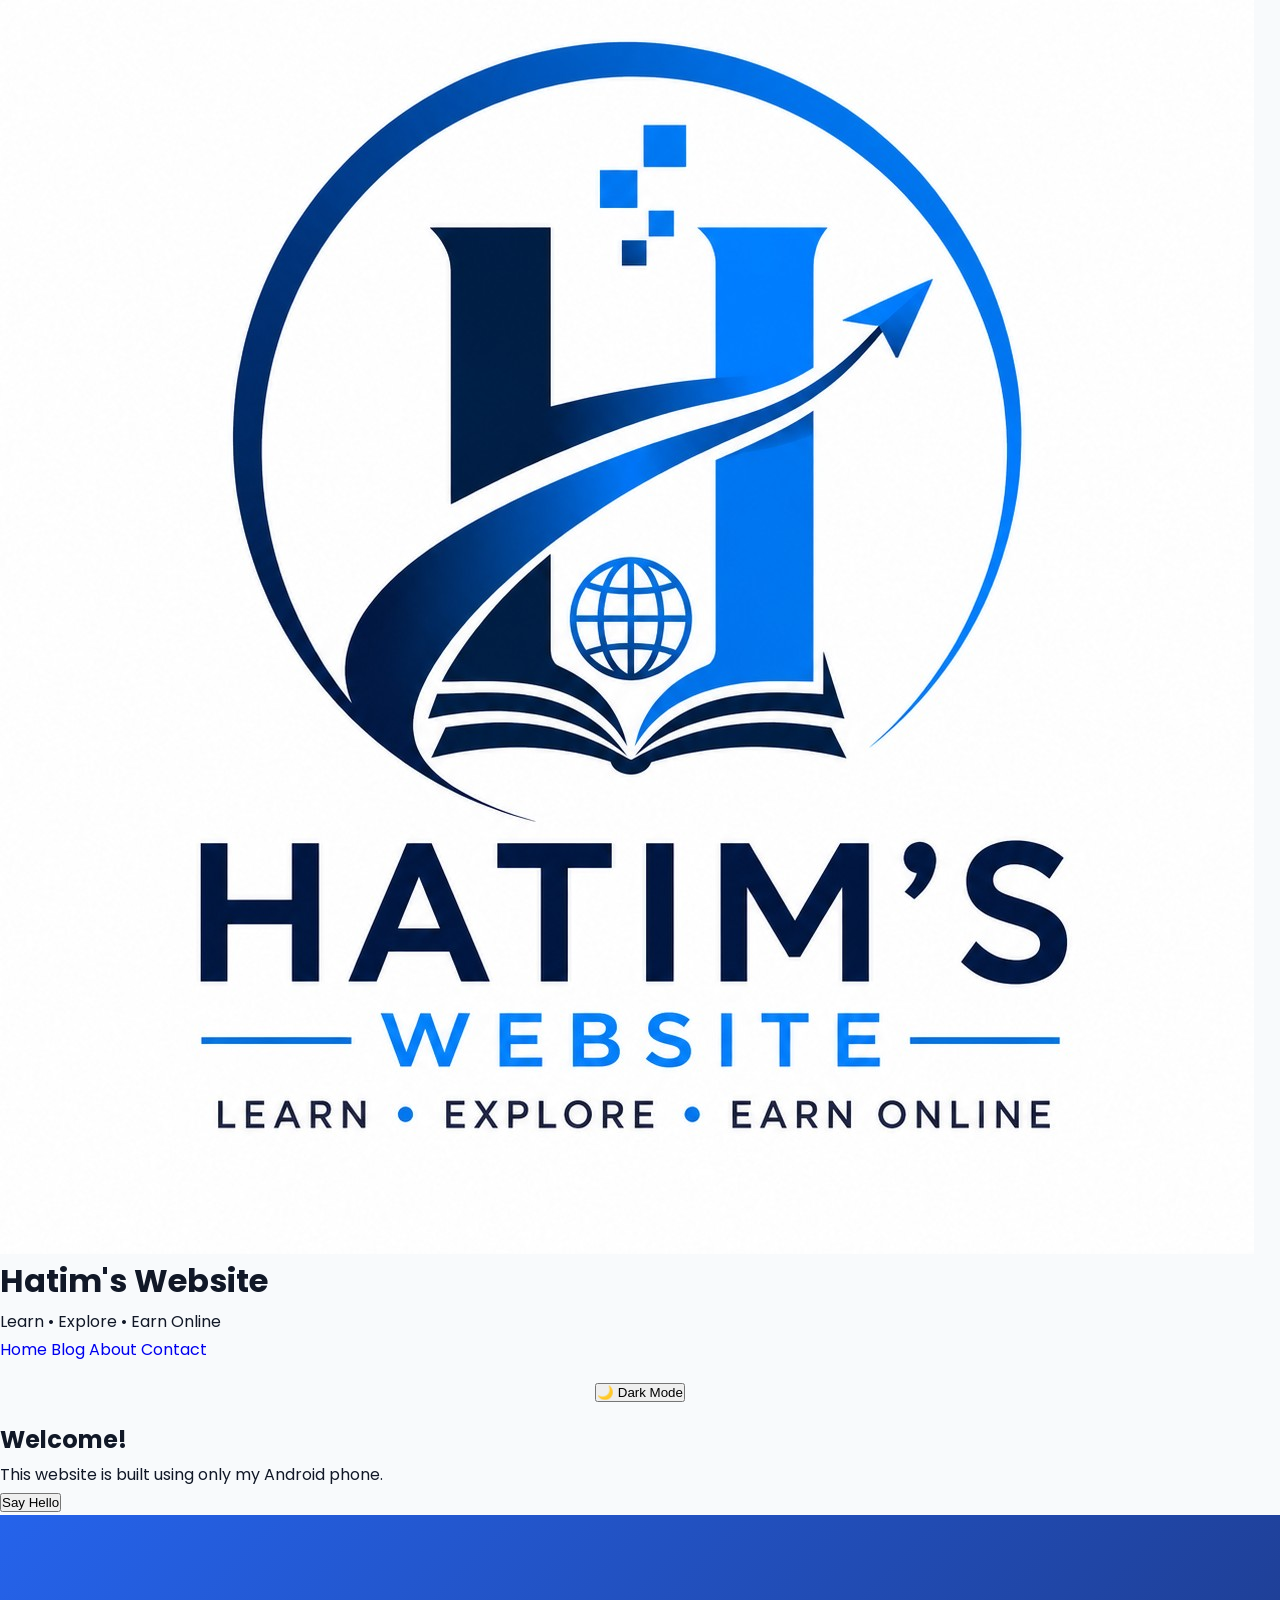
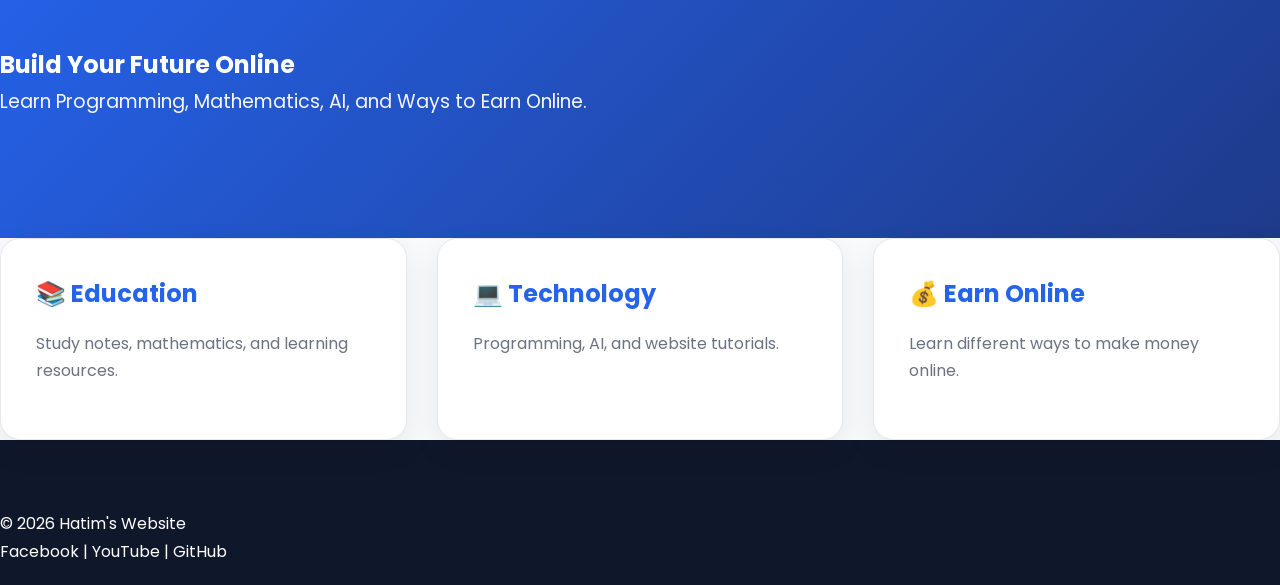
<file: Index.html>
<!DOCTYPE html>
<html lang="en">
<head>
    <meta charset="UTF-8">
    <meta name="viewport" content="width=device-width, initial-scale=1.0">
    <title>Hatim's Website</title>
    <link rel="stylesheet" href="style.css">
</head>
<body>

<header>
    <img src="images/logo.png" alt="Logo" class="logo">
    <h1>Hatim's Website</h1>
    <p>Learn • Explore • Earn Online</p>
</header>

<nav>
    <a href="index.html">Home</a>
    <a href="blog.html">Blog</a>
    <a href="about.html">About</a>
    <a href="contact.html">Contact</a>
</nav>

<div style="text-align:center; margin:15px;">
    <button onclick="toggleTheme()">🌙 Dark Mode</button>
</div>

<main>
    <h2>Welcome!</h2>
    <p>This website is built using only my Android phone.</p>

    <button onclick="sayHello()">Say Hello</button>
    
    <section class="hero">
    <h2>Build Your Future Online</h2>
    <p>Learn Programming, Mathematics, AI, and Ways to Earn Online.</p>
</section>
    <section class="cards">
    <div class="card">
        <h3>📚 Education</h3>
        <p>Study notes, mathematics, and learning resources.</p>
    </div>

    <div class="card">
        <h3>💻 Technology</h3>
        <p>Programming, AI, and website tutorials.</p>
    </div>

    <div class="card">
        <h3>💰 Earn Online</h3>
        <p>Learn different ways to make money online.</p>
    </div>
</section>
</main>

<footer>
    <p>© 2026 Hatim's Website</p>

    <p>
        Facebook |
        YouTube |
        GitHub
    </p>
</footer>

<script src="script.js"></script>
</body>
</html>
</file>
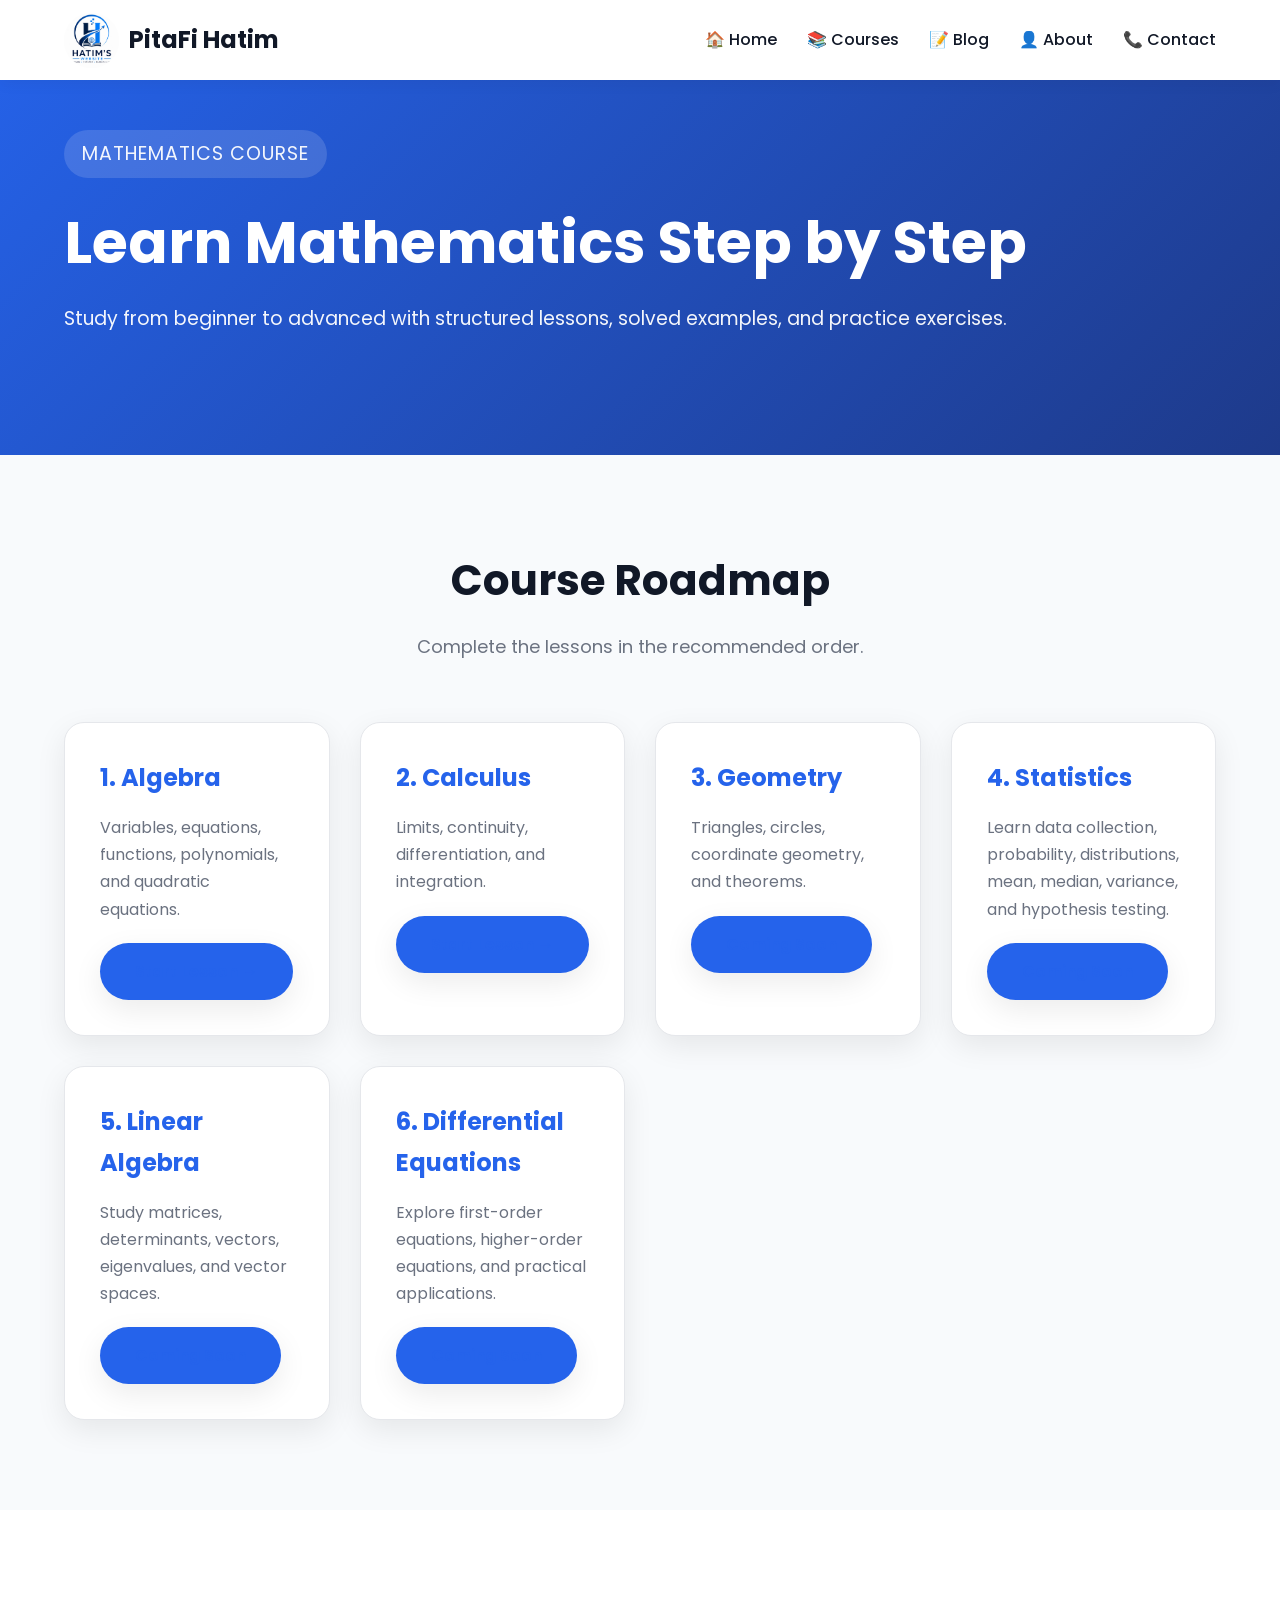
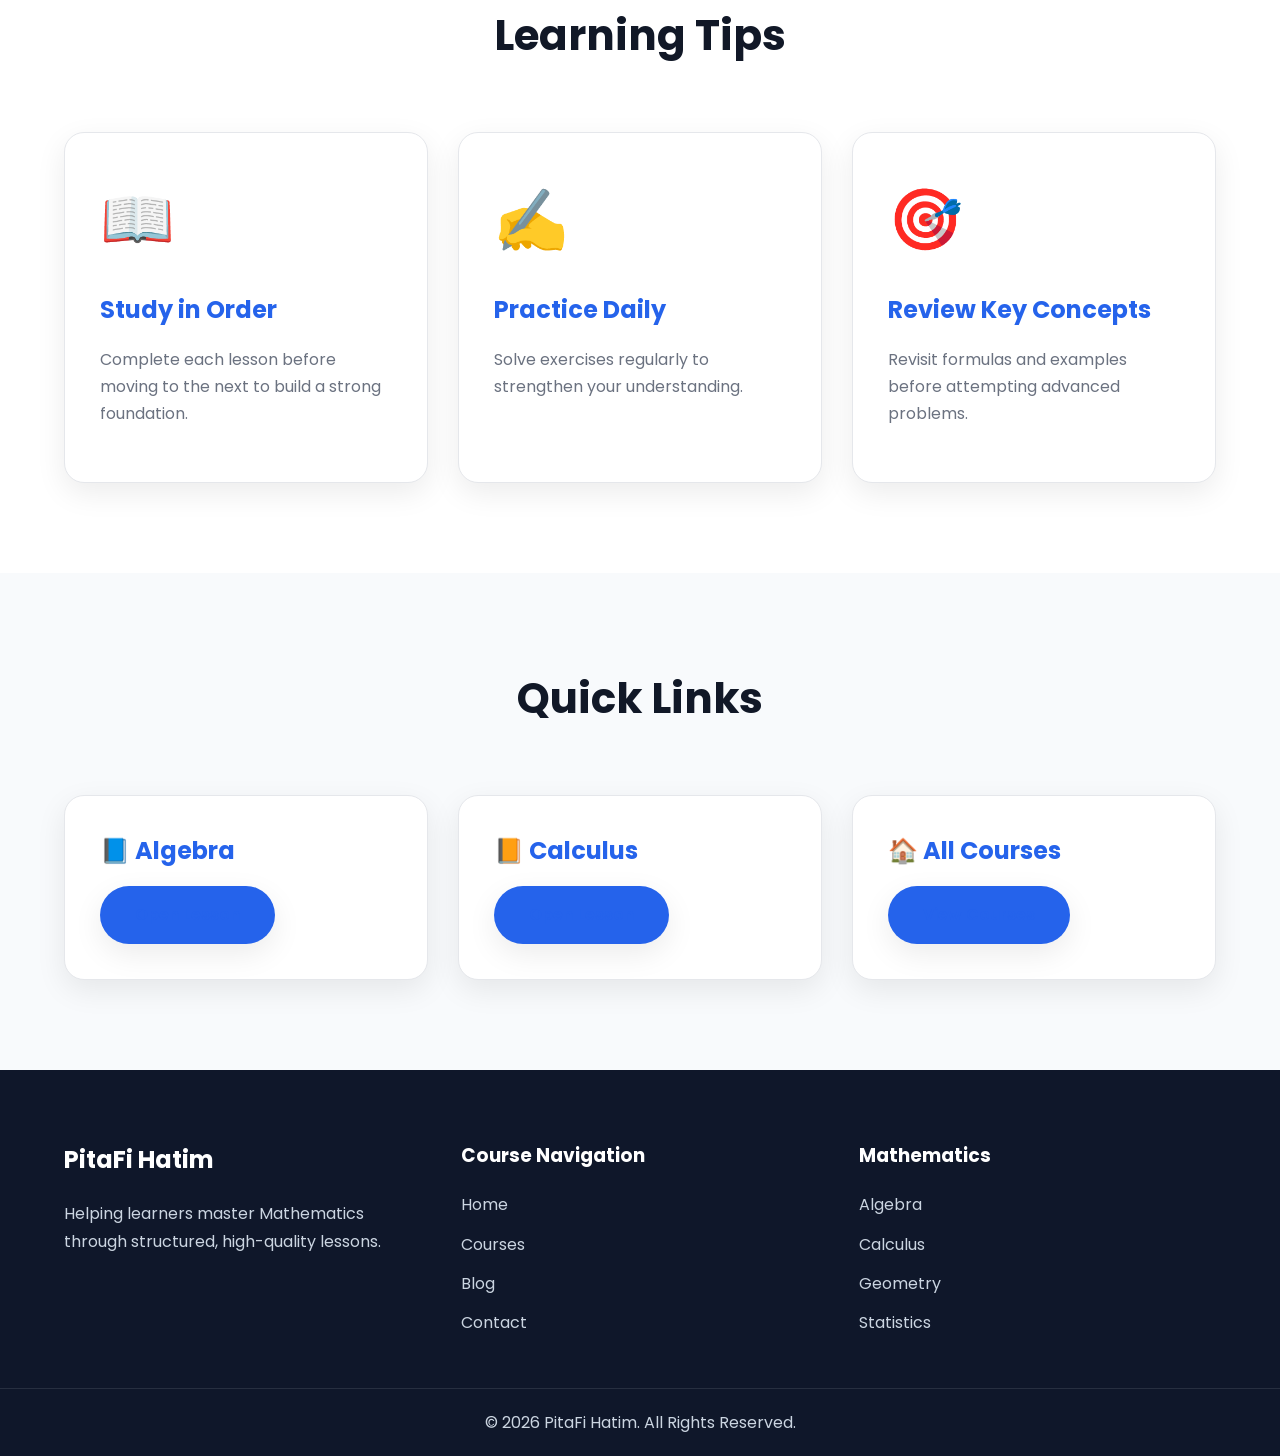
<file: posts/mathematics/index.html>
<!DOCTYPE html>
<html lang="en">

<head>
     <meta name="google-adsense-account" content="ca-pub-9768741628456974">
<script async src="https://pagead2.googlesyndication.com/pagead/js/adsbygoogle.js?client=ca-pub-9768741628456974"
     crossorigin="anonymous"></script>
<meta charset="UTF-8">

<meta name="viewport" content="width=device-width, initial-scale=1.0">

<title>Mathematics | PitaFi Hatim</title>

<link rel="stylesheet" href="../../css/style.css">

<link href="https://fonts.googleapis.com/css2?family=Poppins:wght@300;400;500;600;700&display=swap" rel="stylesheet">

</head>

<body>

<header class="header">

<div class="container">

<a href="../../index.html" class="brand">

<img src="../../images/logo.png" alt="PitaFi Hatim Logo">

<span>PitaFi Hatim</span>

</a>

<nav id="navbar">

<ul>

<li><a href="../../index.html">🏠 Home</a></li>

<li><a href="../../courses.html">📚 Courses</a></li>

<li><a href="../../blog.html">📝 Blog</a></li>

<li><a href="../../about.html">👤 About</a></li>

<li><a href="../../contact.html">📞 Contact</a></li>

</ul>

</nav>

</div>

</header>

<section class="hero">

<div class="container">

<p class="tag">

MATHEMATICS COURSE

</p>

<h1>

Learn Mathematics Step by Step

</h1>

<p>

Study from beginner to advanced with structured lessons, solved examples, and practice exercises.

</p>

</div>

</section>

<section class="section">

<div class="container">

<div class="section-title">

<h2>Course Roadmap</h2>

<p>

Complete the lessons in the recommended order.

</p>

</div>

<div class="cards">

<div class="card">

<h3>1. Algebra</h3>

<p>

Variables, equations, functions, polynomials, and quadratic equations.

</p>

<a href="algebra.html" class="btn">

Start Lesson →

</a>

</div>

<div class="card">

<h3>2. Calculus</h3>

<p>

Limits, continuity, differentiation, and integration.

</p>

<a href="calculus.html" class="btn">

Start Lesson →

</a>

</div>

<div class="card">

<h3>3. Geometry</h3>

<p>

Triangles, circles, coordinate geometry, and theorems.

</p>

<a href="geometry.html" class="btn">

Coming Soon

</a>

</div>

  <div class="card">

<h3>4. Statistics</h3>

<p>

Learn data collection, probability, distributions, mean, median, variance, and hypothesis testing.

</p>

<a href="statistics.html" class="btn">

Coming Soon

</a>

</div>

<div class="card">

<h3>5. Linear Algebra</h3>

<p>

Study matrices, determinants, vectors, eigenvalues, and vector spaces.

</p>

<a href="linear-algebra.html" class="btn">

Coming Soon

</a>

</div>

<div class="card">

<h3>6. Differential Equations</h3>

<p>

Explore first-order equations, higher-order equations, and practical applications.

</p>

<a href="differential-equations.html" class="btn">

Coming Soon

</a>

</div>

</div>

</div>

</section>

<section class="section light">

<div class="container">

<div class="section-title">

<h2>Learning Tips</h2>

</div>

<div class="cards">

<div class="card">

<div class="icon">📖</div>

<h3>Study in Order</h3>

<p>

Complete each lesson before moving to the next to build a strong foundation.

</p>

</div>

<div class="card">

<div class="icon">✍️</div>

<h3>Practice Daily</h3>

<p>

Solve exercises regularly to strengthen your understanding.

</p>

</div>

<div class="card">

<div class="icon">🎯</div>

<h3>Review Key Concepts</h3>

<p>

Revisit formulas and examples before attempting advanced problems.

</p>

</div>

</div>

</div>

</section>

<section class="section">

<div class="container">

<div class="section-title">

<h2>Quick Links</h2>

</div>

<div class="cards">

<div class="card">

<h3>📘 Algebra</h3>

<a href="algebra.html" class="btn">Open Lesson</a>

</div>

<div class="card">

<h3>📙 Calculus</h3>

<a href="calculus.html" class="btn">Open Lesson</a>

</div>

<div class="card">

<h3>🏠 All Courses</h3>

<a href="../../courses.html" class="btn">View Courses</a>

</div>

</div>

</div>

</section>

<footer>

<div class="container footer-grid">

<div>

<h2>PitaFi Hatim</h2>

<p>

Helping learners master Mathematics through structured, high-quality lessons.

</p>

</div>

<div>

<h3>Course Navigation</h3>

<ul>

<li><a href="../../index.html">Home</a></li>

<li><a href="../../courses.html">Courses</a></li>

<li><a href="../../blog.html">Blog</a></li>

<li><a href="../../contact.html">Contact</a></li>

</ul>

</div>

<div>

<h3>Mathematics</h3>

<ul>

<li><a href="algebra.html">Algebra</a></li>

<li><a href="calculus.html">Calculus</a></li>

<li><a href="geometry.html">Geometry</a></li>

<li><a href="statistics.html">Statistics</a></li>

</ul>

</div>

</div>

<div class="copyright">

<p>

© <span id="year"></span> PitaFi Hatim. All Rights Reserved.

</p>

</div>

</footer>

<button id="scrollTop">↑</button>

<script src="../../js/script.js"></script>

</body>

</html>
</file>
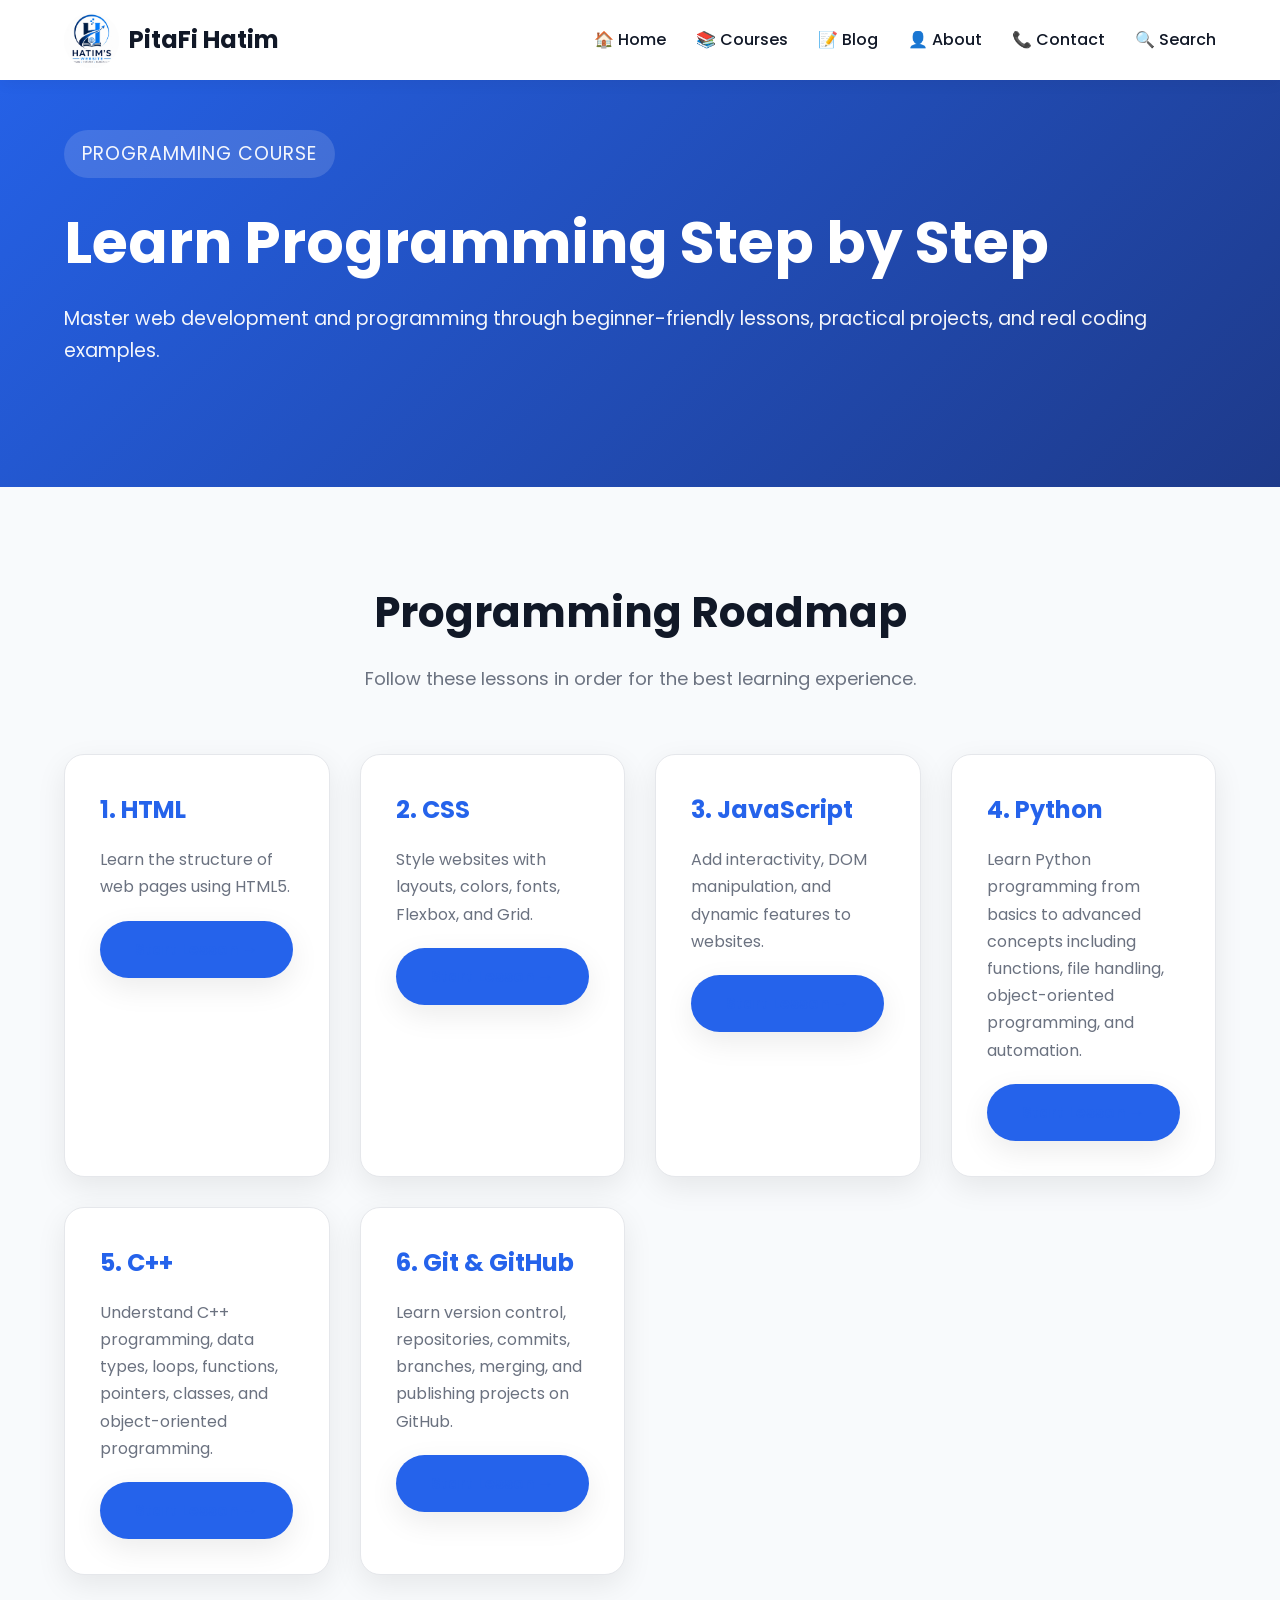
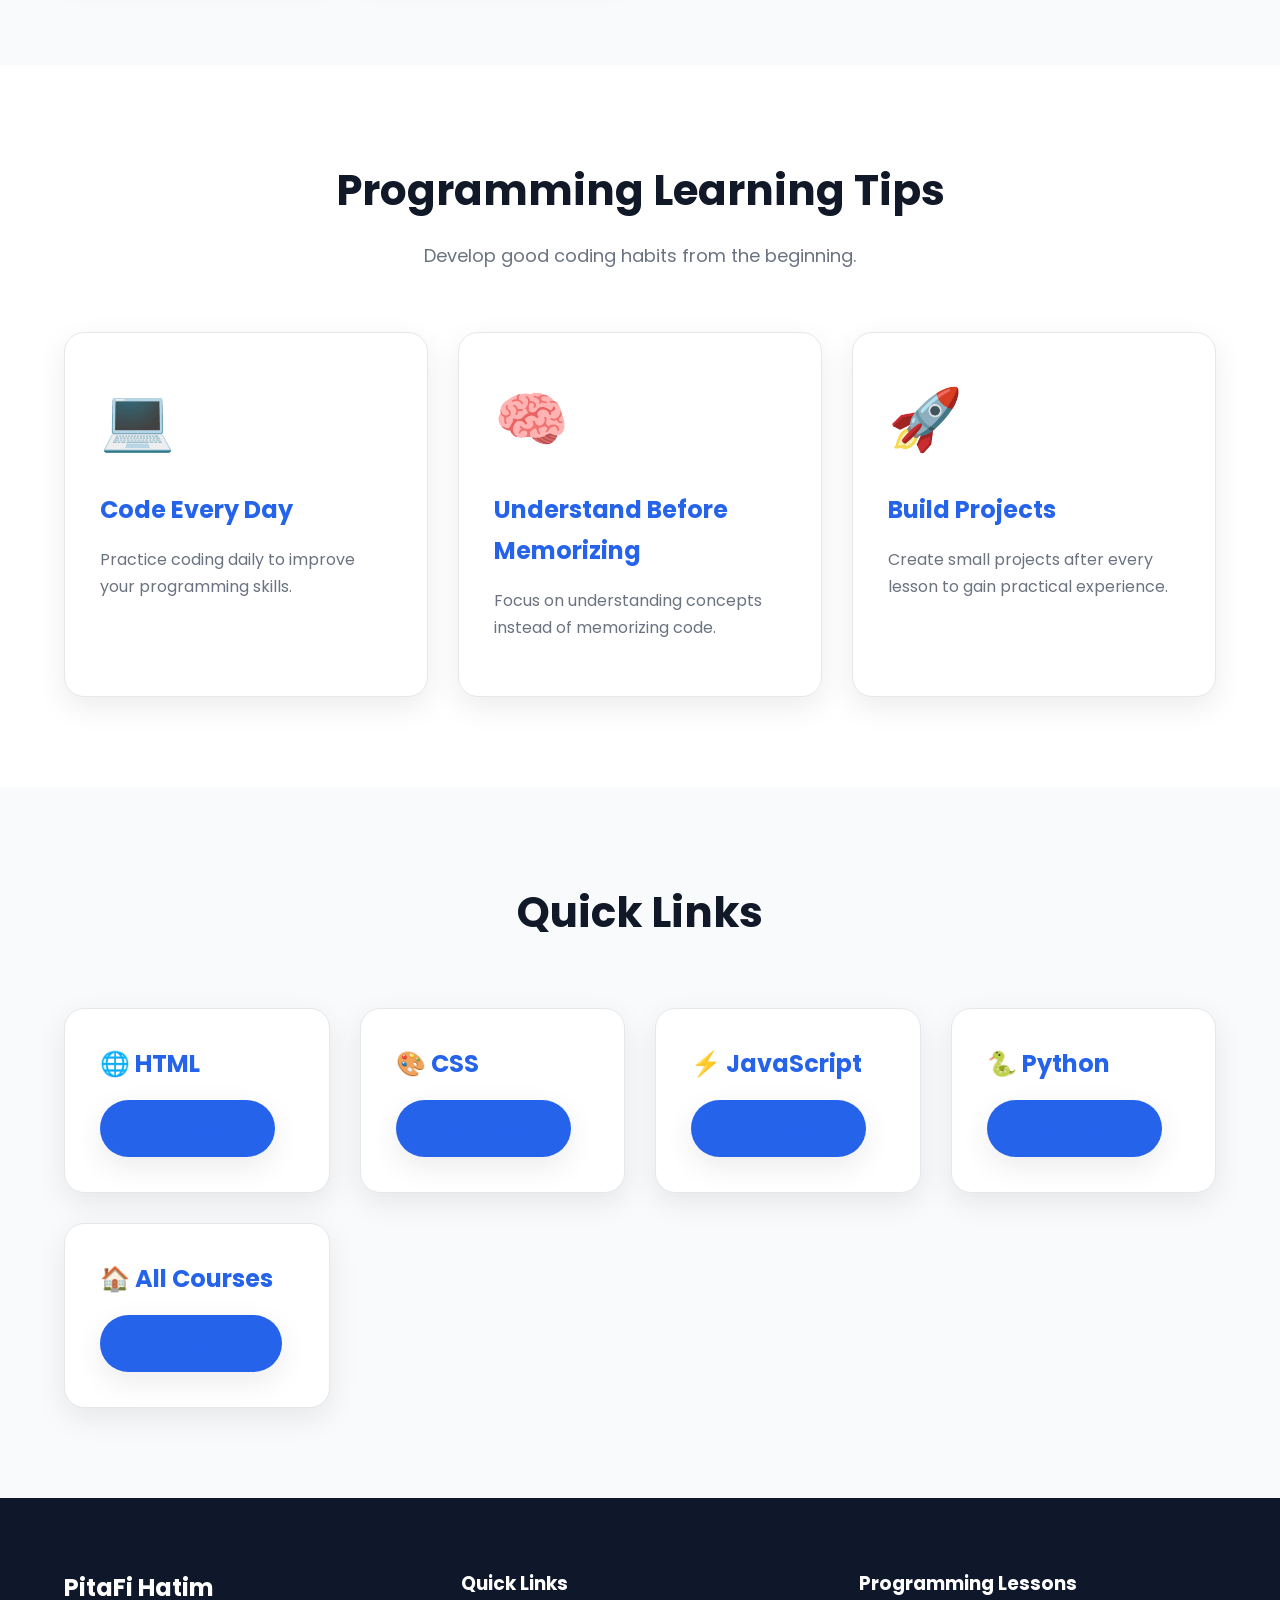
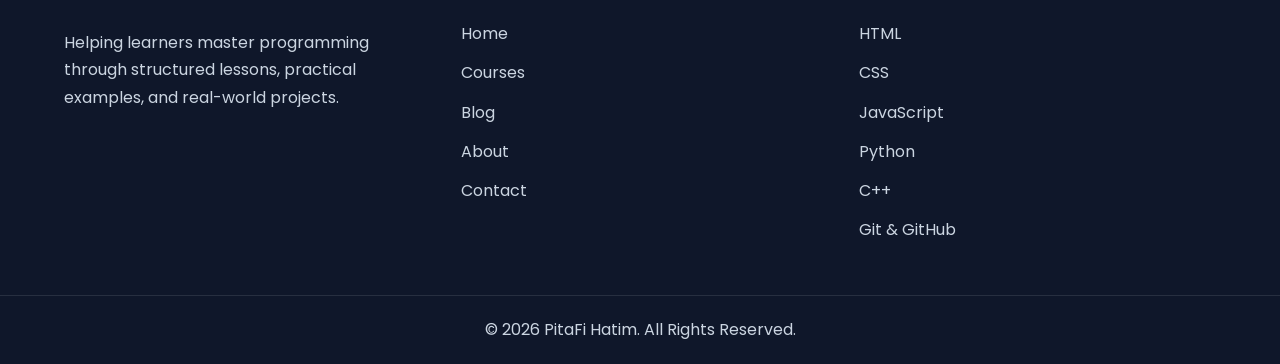
<file: posts/programing/index.html>
<!DOCTYPE html>
<html lang="en">

<head>

<meta charset="UTF-8">

<meta name="viewport" content="width=device-width, initial-scale=1.0">

<title>Programming | PitaFi Hatim</title>

<meta name="description" content="Learn Programming from beginner to advanced with HTML, CSS, JavaScript, Python, Git and Web Development.">

<link rel="stylesheet" href="../../css/style.css">

<link rel="preconnect" href="https://fonts.googleapis.com">

<link rel="preconnect" href="https://fonts.gstatic.com" crossorigin>

<link href="https://fonts.googleapis.com/css2?family=Poppins:wght@300;400;500;600;700&display=swap" rel="stylesheet">

</head>

<body>

<header class="header">

<div class="container">

<a href="../../index.html" class="brand">

<img src="../../images/logo.png" alt="PitaFi Hatim Logo">

<span>PitaFi Hatim</span>

</a>

<nav id="navbar">

<ul>

<li><a href="../../index.html">🏠 Home</a></li>

<li><a href="../../courses.html">📚 Courses</a></li>

<li><a href="../../blog.html">📝 Blog</a></li>

<li><a href="../../about.html">👤 About</a></li>

<li><a href="../../contact.html">📞 Contact</a></li>

<li><a href="../../search.html">🔍 Search</a></li>

</ul>

</nav>

</div>

</header>

<section class="hero">

<div class="container">

<p class="tag">

PROGRAMMING COURSE

</p>

<h1>

Learn Programming Step by Step

</h1>

<p>

Master web development and programming through beginner-friendly lessons, practical projects, and real coding examples.

</p>

</div>

</section>

<section class="section">

<div class="container">

<div class="section-title">

<h2>Programming Roadmap</h2>

<p>

Follow these lessons in order for the best learning experience.

</p>

</div>

<div class="cards">

<div class="card">

<h3>1. HTML</h3>

<p>

Learn the structure of web pages using HTML5.

</p>

<a href="html.html" class="btn">

Start Lesson →

</a>

</div>

<div class="card">

<h3>2. CSS</h3>

<p>

Style websites with layouts, colors, fonts, Flexbox, and Grid.

</p>

<a href="css.html" class="btn">

Start Lesson →

</a>

</div>

<div class="card">

<h3>3. JavaScript</h3>

<p>

Add interactivity, DOM manipulation, and dynamic features to websites.

</p>

<a href="javascript.html" class="btn">

Start Lesson →

</a>

</div>

  <div class="card">

<h3>4. Python</h3>

<p>

Learn Python programming from basics to advanced concepts including functions, file handling, object-oriented programming, and automation.

</p>

<a href="python.html" class="btn">

Start Lesson →

</a>

</div>

<div class="card">

<h3>5. C++</h3>

<p>

Understand C++ programming, data types, loops, functions, pointers, classes, and object-oriented programming.

</p>

<a href="cpp.html" class="btn">

Start Lesson →

</a>

</div>

<div class="card">

<h3>6. Git & GitHub</h3>

<p>

Learn version control, repositories, commits, branches, merging, and publishing projects on GitHub.

</p>

<a href="git.html" class="btn">

Start Lesson →

</a>

</div>

</div>

</div>

</section>

<section class="section light">

<div class="container">

<div class="section-title">

<h2>Programming Learning Tips</h2>

<p>

Develop good coding habits from the beginning.

</p>

</div>

<div class="cards">

<div class="card">

<div class="icon">💻</div>

<h3>Code Every Day</h3>

<p>

Practice coding daily to improve your programming skills.

</p>

</div>

<div class="card">

<div class="icon">🧠</div>

<h3>Understand Before Memorizing</h3>

<p>

Focus on understanding concepts instead of memorizing code.

</p>

</div>

<div class="card">

<div class="icon">🚀</div>

<h3>Build Projects</h3>

<p>

Create small projects after every lesson to gain practical experience.

</p>

</div>

</div>

</div>

</section>

<section class="section">

<div class="container">

<div class="section-title">

<h2>Quick Links</h2>

</div>

<div class="cards">

<div class="card">

<h3>🌐 HTML</h3>

<a href="html.html" class="btn">

Open Lesson

</a>

</div>

<div class="card">

<h3>🎨 CSS</h3>

<a href="css.html" class="btn">

Open Lesson

</a>

</div>

<div class="card">

<h3>⚡ JavaScript</h3>

<a href="javascript.html" class="btn">

Open Lesson

</a>

</div>

<div class="card">

<h3>🐍 Python</h3>

<a href="python.html" class="btn">

Open Lesson

</a>

</div>

<div class="card">

<h3>🏠 All Courses</h3>

<a href="../../courses.html" class="btn">

View Courses

</a>

</div>

</div>

</div>

</section>

<footer>

<div class="container footer-grid">

<div>

<h2>PitaFi Hatim</h2>

<p>

Helping learners master programming through structured lessons, practical examples, and real-world projects.

</p>

</div>

<div>

<h3>Quick Links</h3>

<ul>

<li><a href="../../index.html">Home</a></li>

<li><a href="../../courses.html">Courses</a></li>

<li><a href="../../blog.html">Blog</a></li>

<li><a href="../../about.html">About</a></li>

<li><a href="../../contact.html">Contact</a></li>

</ul>

</div>

<div>

<h3>Programming Lessons</h3>

<ul>

<li><a href="html.html">HTML</a></li>

<li><a href="css.html">CSS</a></li>

<li><a href="javascript.html">JavaScript</a></li>

<li><a href="python.html">Python</a></li>

<li><a href="cpp.html">C++</a></li>

<li><a href="git.html">Git & GitHub</a></li>

</ul>

</div>

</div>

<div class="copyright">

<p>

© <span id="year"></span> PitaFi Hatim. All Rights Reserved.

</p>

</div>

</footer>

<button id="scrollTop">↑</button>

<script src="../../js/script.js"></script>

</body>

</html>
</file>
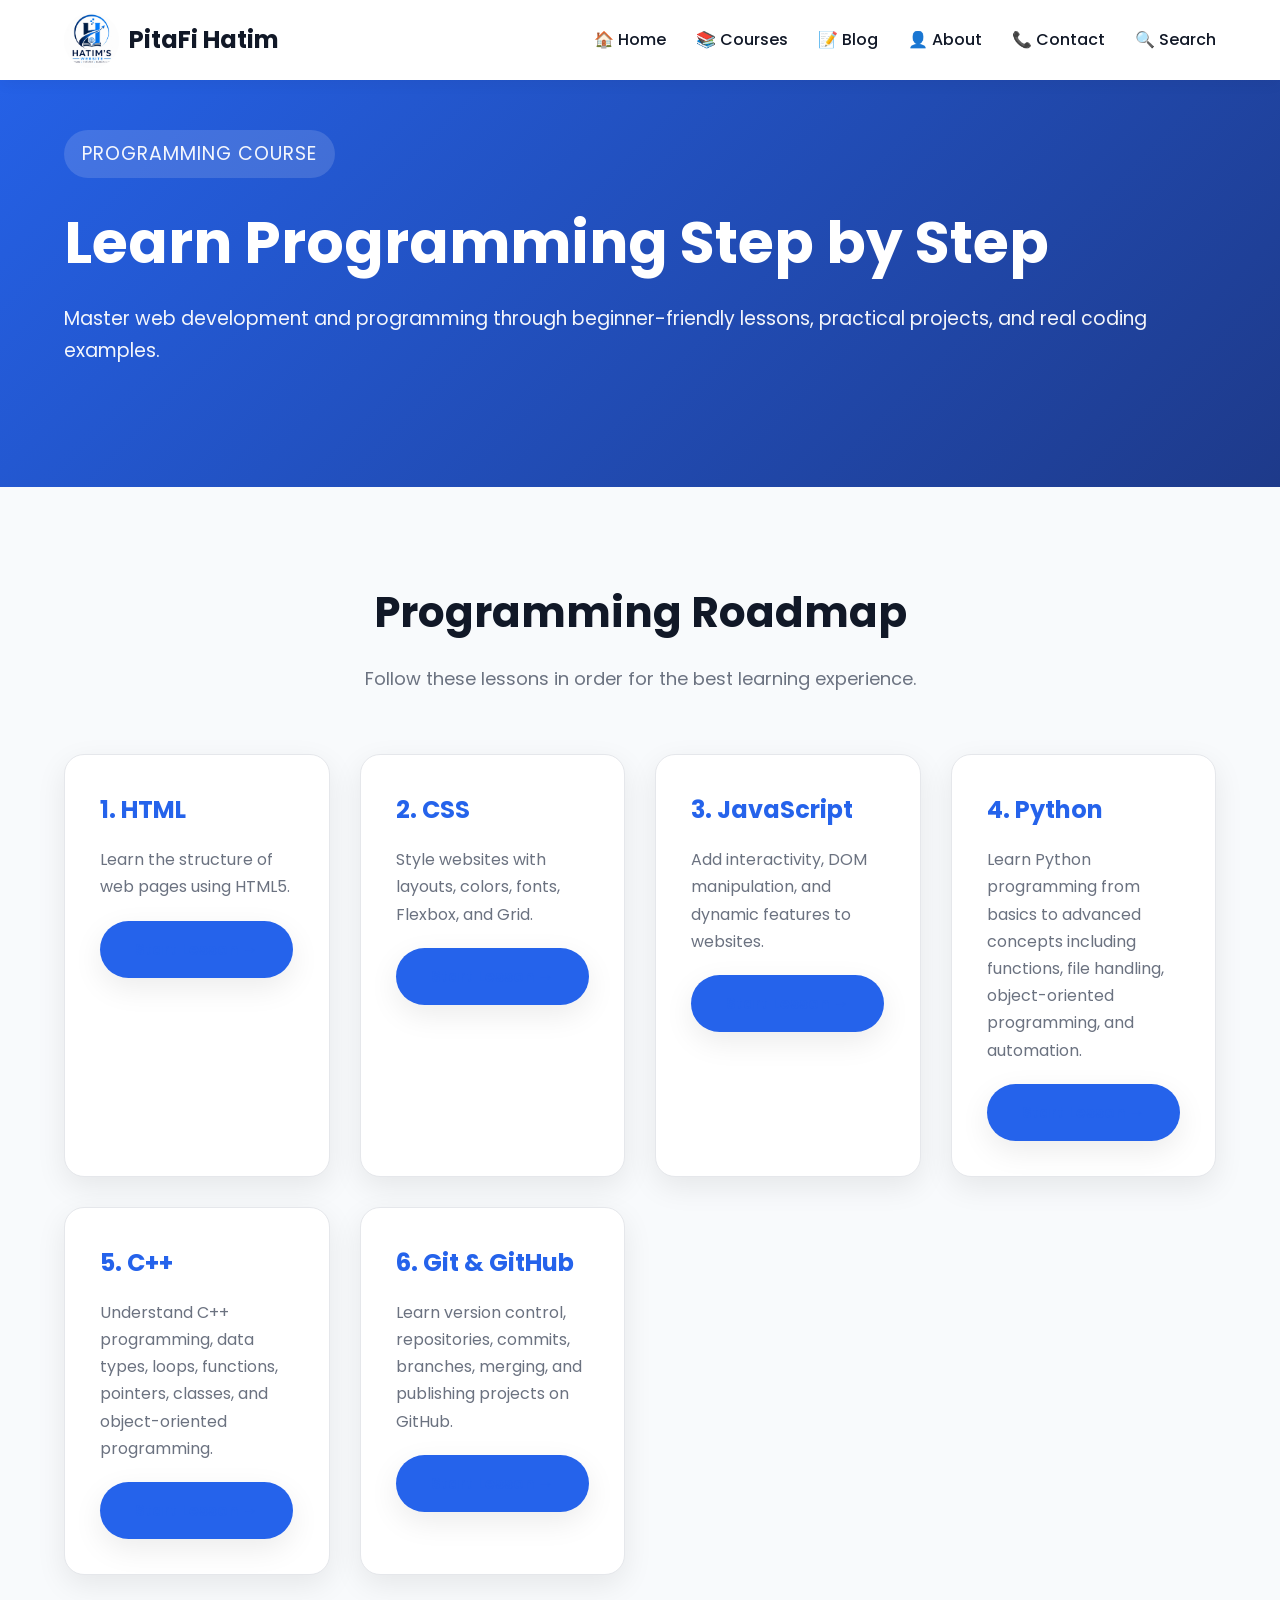
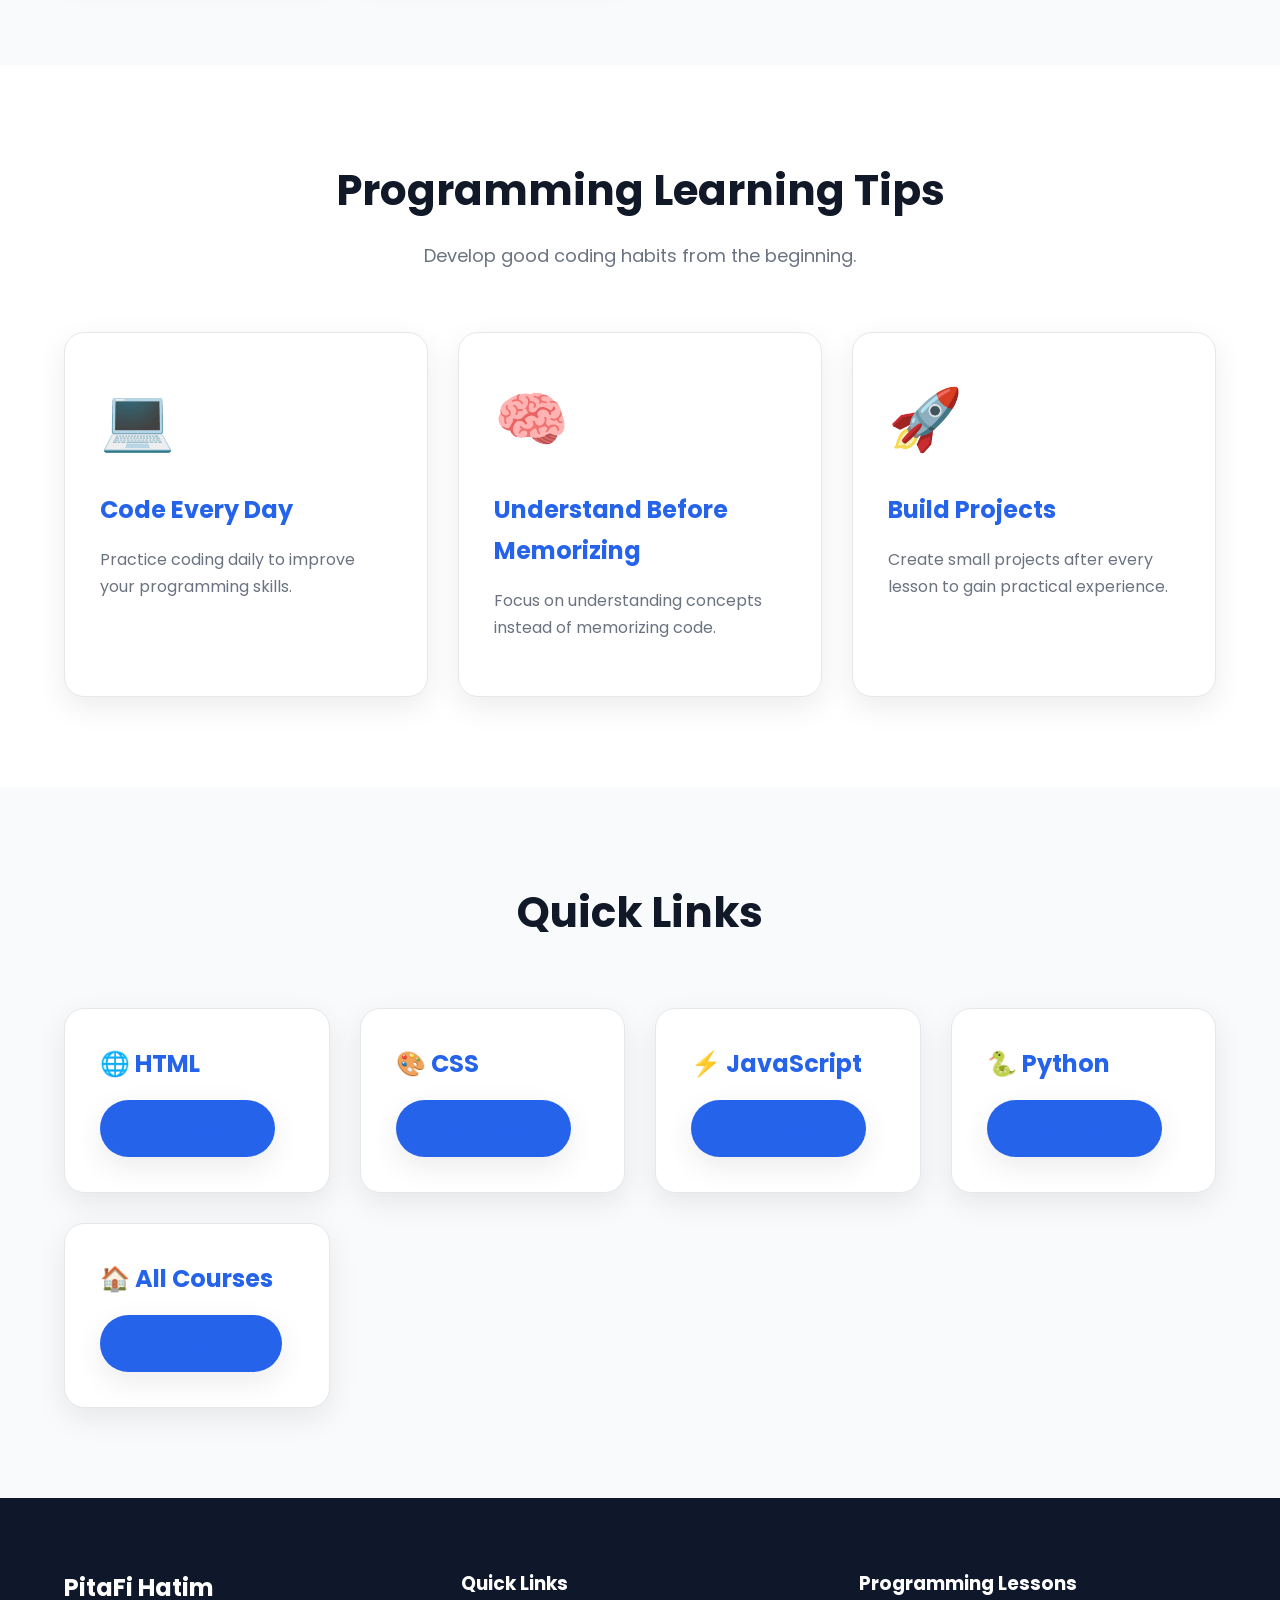
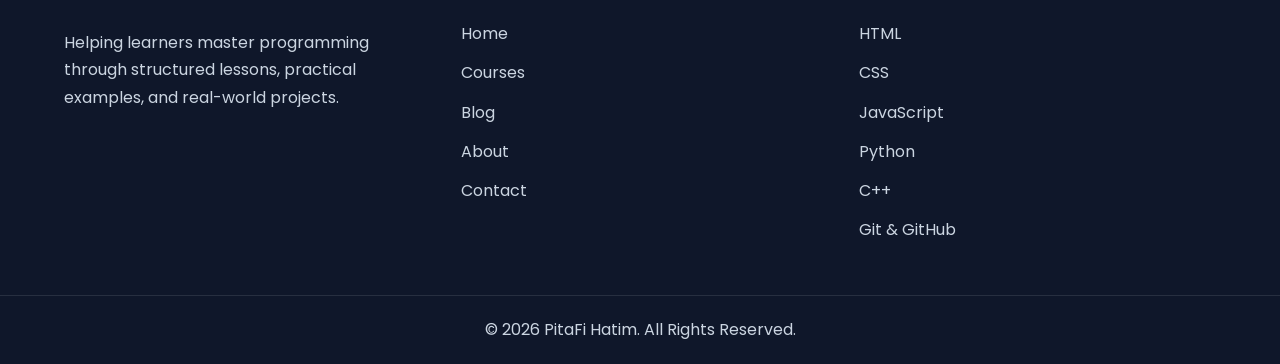
<file: posts/programming/index.html>
<!DOCTYPE html>
<html lang="en">

<head>
     <meta name="google-adsense-account" content="ca-pub-9768741628456974">
<script async src="https://pagead2.googlesyndication.com/pagead/js/adsbygoogle.js?client=ca-pub-9768741628456974"
     crossorigin="anonymous"></script>
<meta charset="UTF-8">

<meta name="viewport" content="width=device-width, initial-scale=1.0">

<title>Programming | PitaFi Hatim</title>

<meta name="description" content="Learn Programming from beginner to advanced with HTML, CSS, JavaScript, Python, Git and Web Development.">

<link rel="stylesheet" href="../../css/style.css">

<link rel="preconnect" href="https://fonts.googleapis.com">

<link rel="preconnect" href="https://fonts.gstatic.com" crossorigin>

<link href="https://fonts.googleapis.com/css2?family=Poppins:wght@300;400;500;600;700&display=swap" rel="stylesheet">

</head>

<body>

<header class="header">

<div class="container">

<a href="../../index.html" class="brand">

<img src="../../images/logo.png" alt="PitaFi Hatim Logo">

<span>PitaFi Hatim</span>

</a>

<nav id="navbar">

<ul>

<li><a href="../../index.html">🏠 Home</a></li>

<li><a href="../../courses.html">📚 Courses</a></li>

<li><a href="../../blog.html">📝 Blog</a></li>

<li><a href="../../about.html">👤 About</a></li>

<li><a href="../../contact.html">📞 Contact</a></li>

<li><a href="../../search.html">🔍 Search</a></li>

</ul>

</nav>

</div>

</header>

<section class="hero">

<div class="container">

<p class="tag">

PROGRAMMING COURSE

</p>

<h1>

Learn Programming Step by Step

</h1>

<p>

Master web development and programming through beginner-friendly lessons, practical projects, and real coding examples.

</p>

</div>

</section>

<section class="section">

<div class="container">

<div class="section-title">

<h2>Programming Roadmap</h2>

<p>

Follow these lessons in order for the best learning experience.

</p>

</div>

<div class="cards">

<div class="card">

<h3>1. HTML</h3>

<p>

Learn the structure of web pages using HTML5.

</p>

<a href="html.html" class="btn">

Start Lesson →

</a>

</div>

<div class="card">

<h3>2. CSS</h3>

<p>

Style websites with layouts, colors, fonts, Flexbox, and Grid.

</p>

<a href="css.html" class="btn">

Start Lesson →

</a>

</div>

<div class="card">

<h3>3. JavaScript</h3>

<p>

Add interactivity, DOM manipulation, and dynamic features to websites.

</p>

<a href="javascript.html" class="btn">

Start Lesson →

</a>

</div>

  <div class="card">

<h3>4. Python</h3>

<p>

Learn Python programming from basics to advanced concepts including functions, file handling, object-oriented programming, and automation.

</p>

<a href="python.html" class="btn">

Start Lesson →

</a>

</div>

<div class="card">

<h3>5. C++</h3>

<p>

Understand C++ programming, data types, loops, functions, pointers, classes, and object-oriented programming.

</p>

<a href="cpp.html" class="btn">

Start Lesson →

</a>

</div>

<div class="card">

<h3>6. Git & GitHub</h3>

<p>

Learn version control, repositories, commits, branches, merging, and publishing projects on GitHub.

</p>

<a href="git.html" class="btn">

Start Lesson →

</a>

</div>

</div>

</div>

</section>

<section class="section light">

<div class="container">

<div class="section-title">

<h2>Programming Learning Tips</h2>

<p>

Develop good coding habits from the beginning.

</p>

</div>

<div class="cards">

<div class="card">

<div class="icon">💻</div>

<h3>Code Every Day</h3>

<p>

Practice coding daily to improve your programming skills.

</p>

</div>

<div class="card">

<div class="icon">🧠</div>

<h3>Understand Before Memorizing</h3>

<p>

Focus on understanding concepts instead of memorizing code.

</p>

</div>

<div class="card">

<div class="icon">🚀</div>

<h3>Build Projects</h3>

<p>

Create small projects after every lesson to gain practical experience.

</p>

</div>

</div>

</div>

</section>

<section class="section">

<div class="container">

<div class="section-title">

<h2>Quick Links</h2>

</div>

<div class="cards">

<div class="card">

<h3>🌐 HTML</h3>

<a href="html.html" class="btn">

Open Lesson

</a>

</div>

<div class="card">

<h3>🎨 CSS</h3>

<a href="css.html" class="btn">

Open Lesson

</a>

</div>

<div class="card">

<h3>⚡ JavaScript</h3>

<a href="javascript.html" class="btn">

Open Lesson

</a>

</div>

<div class="card">

<h3>🐍 Python</h3>

<a href="python.html" class="btn">

Open Lesson

</a>

</div>

<div class="card">

<h3>🏠 All Courses</h3>

<a href="../../courses.html" class="btn">

View Courses

</a>

</div>

</div>

</div>

</section>

<footer>

<div class="container footer-grid">

<div>

<h2>PitaFi Hatim</h2>

<p>

Helping learners master programming through structured lessons, practical examples, and real-world projects.

</p>

</div>

<div>

<h3>Quick Links</h3>

<ul>

<li><a href="../../index.html">Home</a></li>

<li><a href="../../courses.html">Courses</a></li>

<li><a href="../../blog.html">Blog</a></li>

<li><a href="../../about.html">About</a></li>

<li><a href="../../contact.html">Contact</a></li>

</ul>

</div>

<div>

<h3>Programming Lessons</h3>

<ul>

<li><a href="html.html">HTML</a></li>

<li><a href="css.html">CSS</a></li>

<li><a href="javascript.html">JavaScript</a></li>

<li><a href="python.html">Python</a></li>

<li><a href="cpp.html">C++</a></li>

<li><a href="git.html">Git & GitHub</a></li>

</ul>

</div>

</div>

<div class="copyright">

<p>

© <span id="year"></span> PitaFi Hatim. All Rights Reserved.

</p>

</div>

</footer>

<button id="scrollTop">↑</button>

<script src="../../js/script.js"></script>

</body>

</html>
</file>
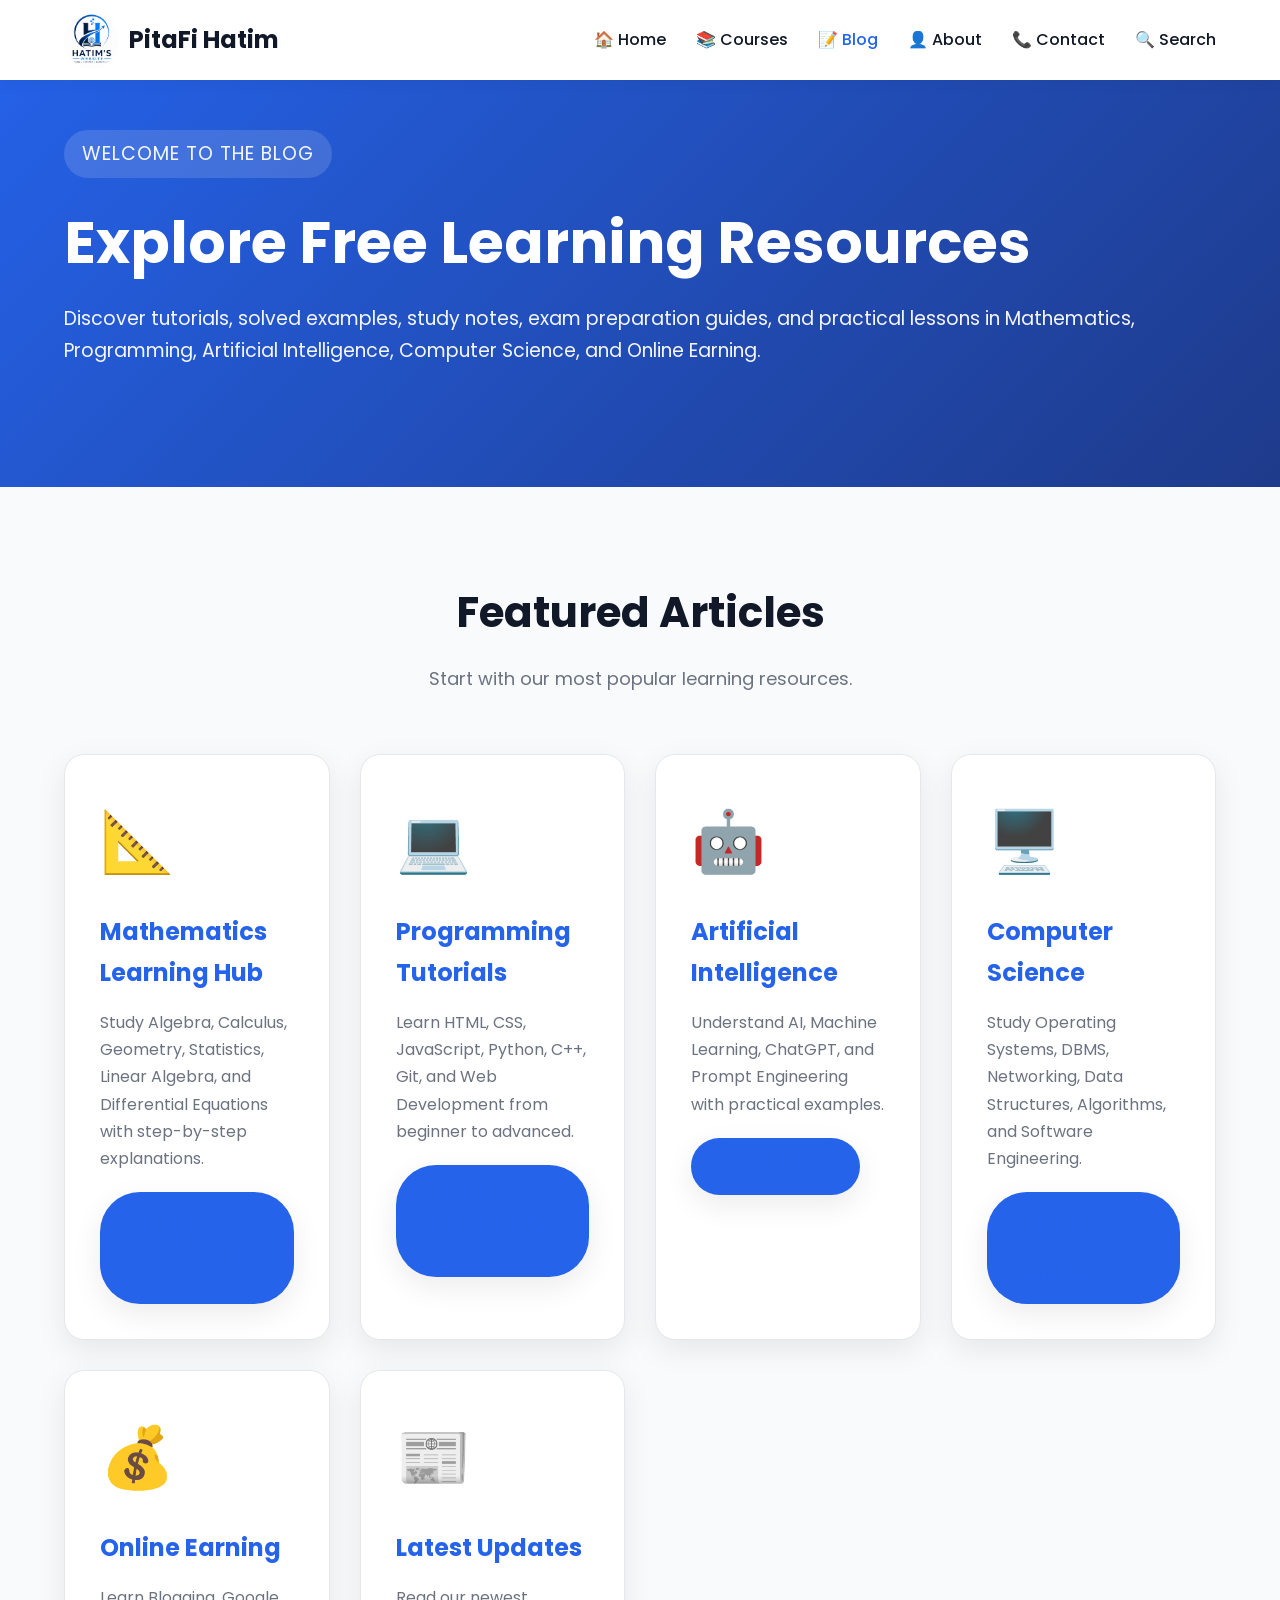
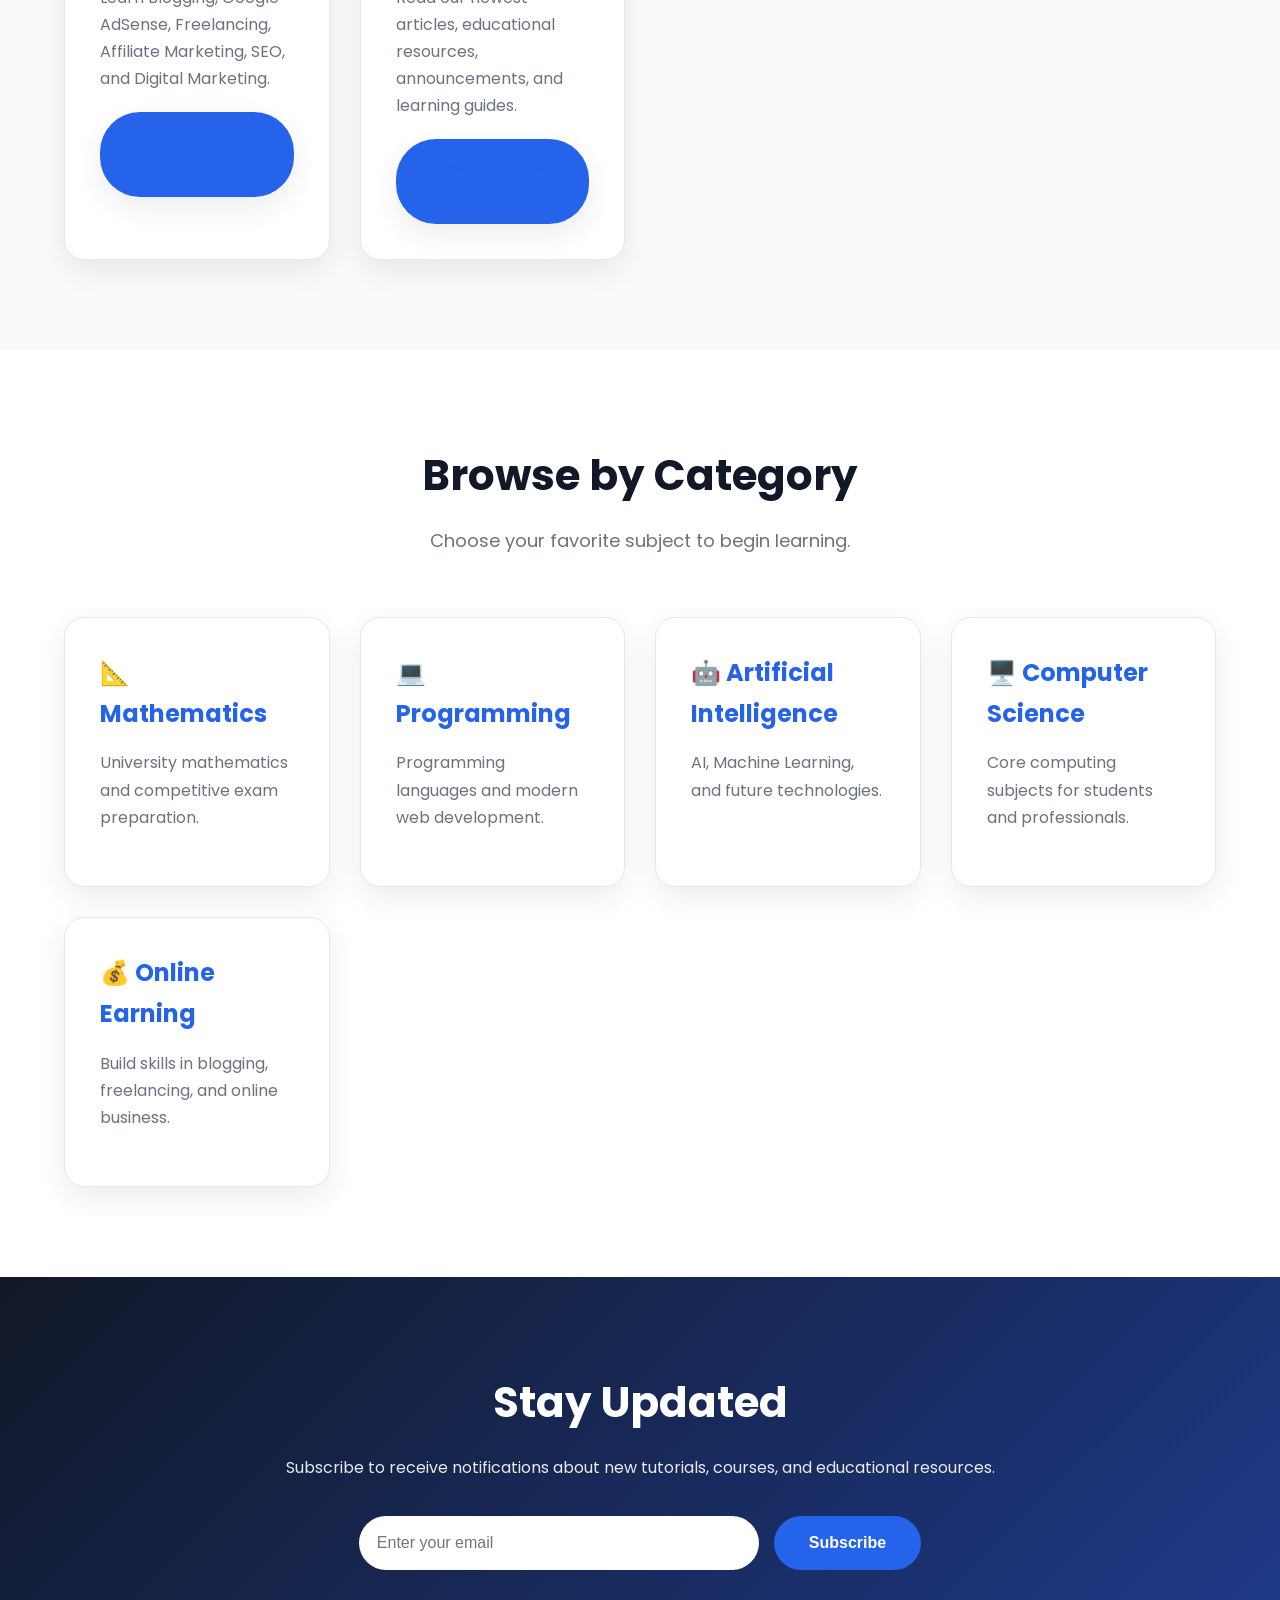
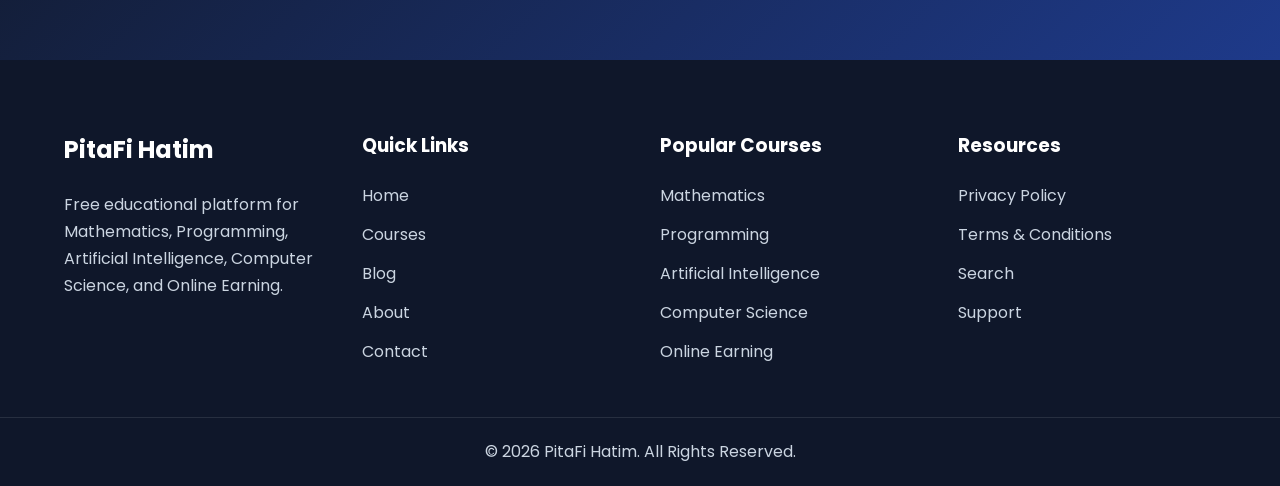
<file: blog.html>
<!DOCTYPE html>
<html lang="en">

<head>
  <meta name="google-adsense-account" content="ca-pub-9768741628456974">
  <script async src="https://pagead2.googlesyndication.com/pagead/js/adsbygoogle.js?client=ca-pub-9768741628456974"
     crossorigin="anonymous"></script>

<meta charset="UTF-8">

<meta name="viewport" content="width=device-width, initial-scale=1.0">

<title>Blog | PitaFi Hatim</title>

<meta name="description" content="Read free tutorials on Mathematics, Programming, Artificial Intelligence, Computer Science and Online Earning.">

<meta name="keywords" content="Mathematics, Programming, AI, Blog, Tutorials">

<link rel="stylesheet" href="css/style.css">

<link rel="preconnect" href="https://fonts.googleapis.com">

<link rel="preconnect" href="https://fonts.gstatic.com" crossorigin>

<link href="https://fonts.googleapis.com/css2?family=Poppins:wght@300;400;500;600;700&display=swap" rel="stylesheet">

</head>

<body>

<header class="header">

<div class="container">

<a href="index.html" class="brand">

<img src="images/logo.png" alt="PitaFi Hatim Logo">

<span>PitaFi Hatim</span>

</a>

<nav id="navbar">

<ul>

<li><a href="index.html">🏠 Home</a></li>

<li><a href="courses.html">📚 Courses</a></li>

<li><a class="active" href="blog.html">📝 Blog</a></li>

<li><a href="about.html">👤 About</a></li>

<li><a href="contact.html">📞 Contact</a></li>

<li><a href="search.html">🔍 Search</a></li>

</ul>

</nav>

</div>

</header>

<section class="hero">

<div class="container">

<p class="tag">

WELCOME TO THE BLOG

</p>

<h1>

Explore Free Learning Resources

</h1>

<p>

Discover tutorials, solved examples, study notes, exam preparation guides, and practical lessons in Mathematics, Programming, Artificial Intelligence, Computer Science, and Online Earning.

</p>

</div>

</section>

<section class="section">

<div class="container">

<div class="section-title">

<h2>Featured Articles</h2>

<p>

Start with our most popular learning resources.

</p>

</div>

<div class="cards">

  <div class="card">

<div class="icon">📐</div>

<h3>Mathematics Learning Hub</h3>

<p>

Study Algebra, Calculus, Geometry, Statistics, Linear Algebra, and Differential Equations with step-by-step explanations.

</p>

<a href="posts/mathematics/index.html" class="btn">

Explore Mathematics →

</a>

</div>

<div class="card">

<div class="icon">💻</div>

<h3>Programming Tutorials</h3>

<p>

Learn HTML, CSS, JavaScript, Python, C++, Git, and Web Development from beginner to advanced.

</p>

<a href="posts/programming/index.html" class="btn">

Explore Programming →

</a>

</div>

<div class="card">

<div class="icon">🤖</div>

<h3>Artificial Intelligence</h3>

<p>

Understand AI, Machine Learning, ChatGPT, and Prompt Engineering with practical examples.

</p>

<a href="posts/ai/index.html" class="btn">

Explore AI →

</a>

</div>

<div class="card">

<div class="icon">🖥️</div>

<h3>Computer Science</h3>

<p>

Study Operating Systems, DBMS, Networking, Data Structures, Algorithms, and Software Engineering.

</p>

<a href="posts/computer-science/index.html" class="btn">

Explore Computer Science →

</a>

</div>

<div class="card">

<div class="icon">💰</div>

<h3>Online Earning</h3>

<p>

Learn Blogging, Google AdSense, Freelancing, Affiliate Marketing, SEO, and Digital Marketing.

</p>

<a href="posts/online-earning/index.html" class="btn">

Explore Online Earning →

</a>

</div>

<div class="card">

<div class="icon">📰</div>

<h3>Latest Updates</h3>

<p>

Read our newest articles, educational resources, announcements, and learning guides.

</p>

<a href="search.html" class="btn">

View Updates →

</a>

</div>

</div>

</div>

</section>

<section class="section light">

<div class="container">

<div class="section-title">

<h2>Browse by Category</h2>

<p>

Choose your favorite subject to begin learning.

</p>

</div>

<div class="cards">

<div class="card">

<h3>📐 Mathematics</h3>

<p>University mathematics and competitive exam preparation.</p>

</div>

<div class="card">

<h3>💻 Programming</h3>

<p>Programming languages and modern web development.</p>

</div>

<div class="card">

<h3>🤖 Artificial Intelligence</h3>

<p>AI, Machine Learning, and future technologies.</p>

</div>

<div class="card">

<h3>🖥️ Computer Science</h3>

<p>Core computing subjects for students and professionals.</p>

</div>

<div class="card">

<h3>💰 Online Earning</h3>

<p>Build skills in blogging, freelancing, and online business.</p>

</div>

</div>

</div>

</section>

  <section class="newsletter">

<div class="container">

<h2>Stay Updated</h2>

<p>

Subscribe to receive notifications about new tutorials, courses, and educational resources.

</p>

<form class="newsletter-form">

<input
type="email"
placeholder="Enter your email"
required>

<button type="submit">

Subscribe

</button>

</form>

</div>

</section>

<footer>

<div class="container footer-grid">

<div>

<h2>PitaFi Hatim</h2>

<p>

Free educational platform for Mathematics, Programming, Artificial Intelligence, Computer Science, and Online Earning.

</p>

</div>

<div>

<h3>Quick Links</h3>

<ul>

<li><a href="index.html">Home</a></li>

<li><a href="courses.html">Courses</a></li>

<li><a href="blog.html">Blog</a></li>

<li><a href="about.html">About</a></li>

<li><a href="contact.html">Contact</a></li>

</ul>

</div>

<div>

<h3>Popular Courses</h3>

<ul>

<li><a href="posts/mathematics/index.html">Mathematics</a></li>

<li><a href="posts/programming/index.html">Programming</a></li>

<li><a href="posts/ai/index.html">Artificial Intelligence</a></li>

<li><a href="posts/computer-science/index.html">Computer Science</a></li>

<li><a href="posts/online-earning/index.html">Online Earning</a></li>

</ul>

</div>

<div>

<h3>Resources</h3>

<ul>

<li><a href="privacy.html">Privacy Policy</a></li>

<li><a href="terms.html">Terms & Conditions</a></li>

<li><a href="search.html">Search</a></li>

<li><a href="contact.html">Support</a></li>

</ul>

</div>

</div>

<div class="copyright">

<p>

© <span id="year"></span> PitaFi Hatim. All Rights Reserved.

</p>

</div>

</footer>

<button id="scrollTop">↑</button>

<script src="js/script.js"></script>

</body>

</html>
</file>
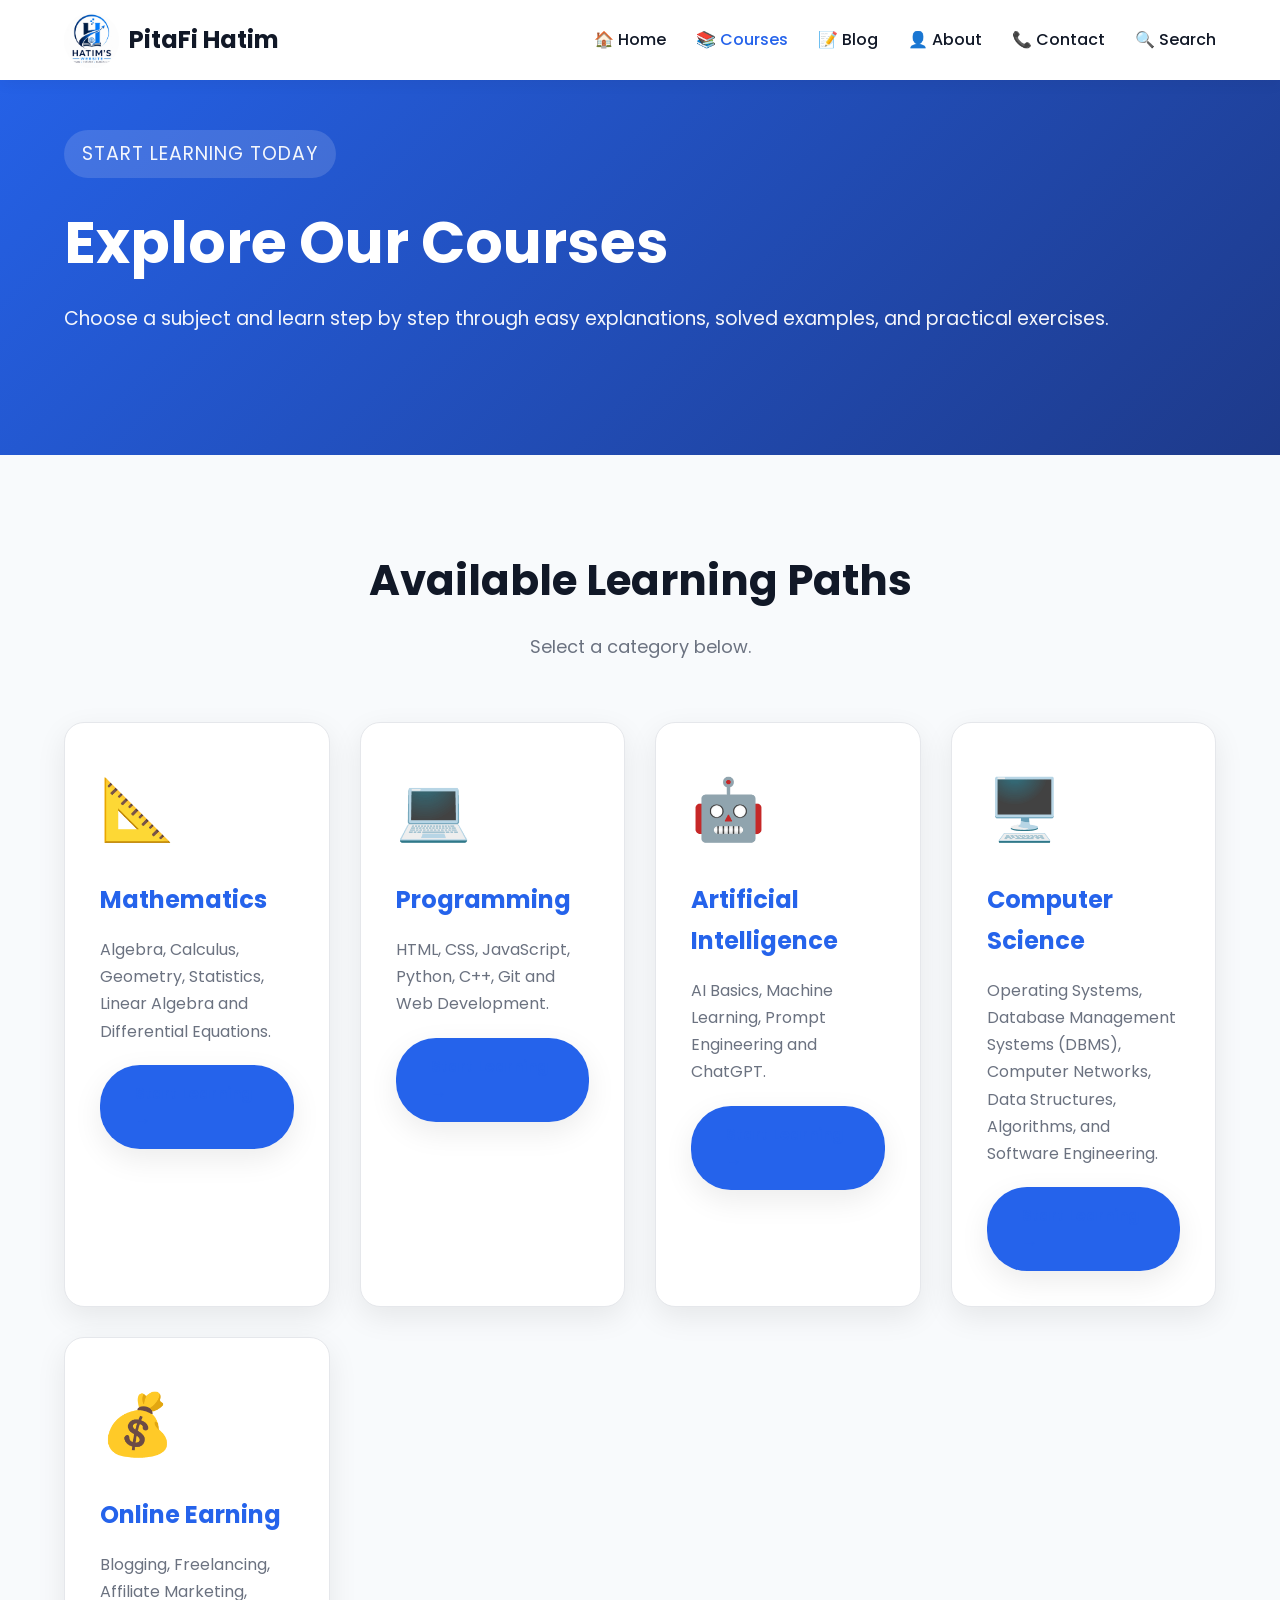
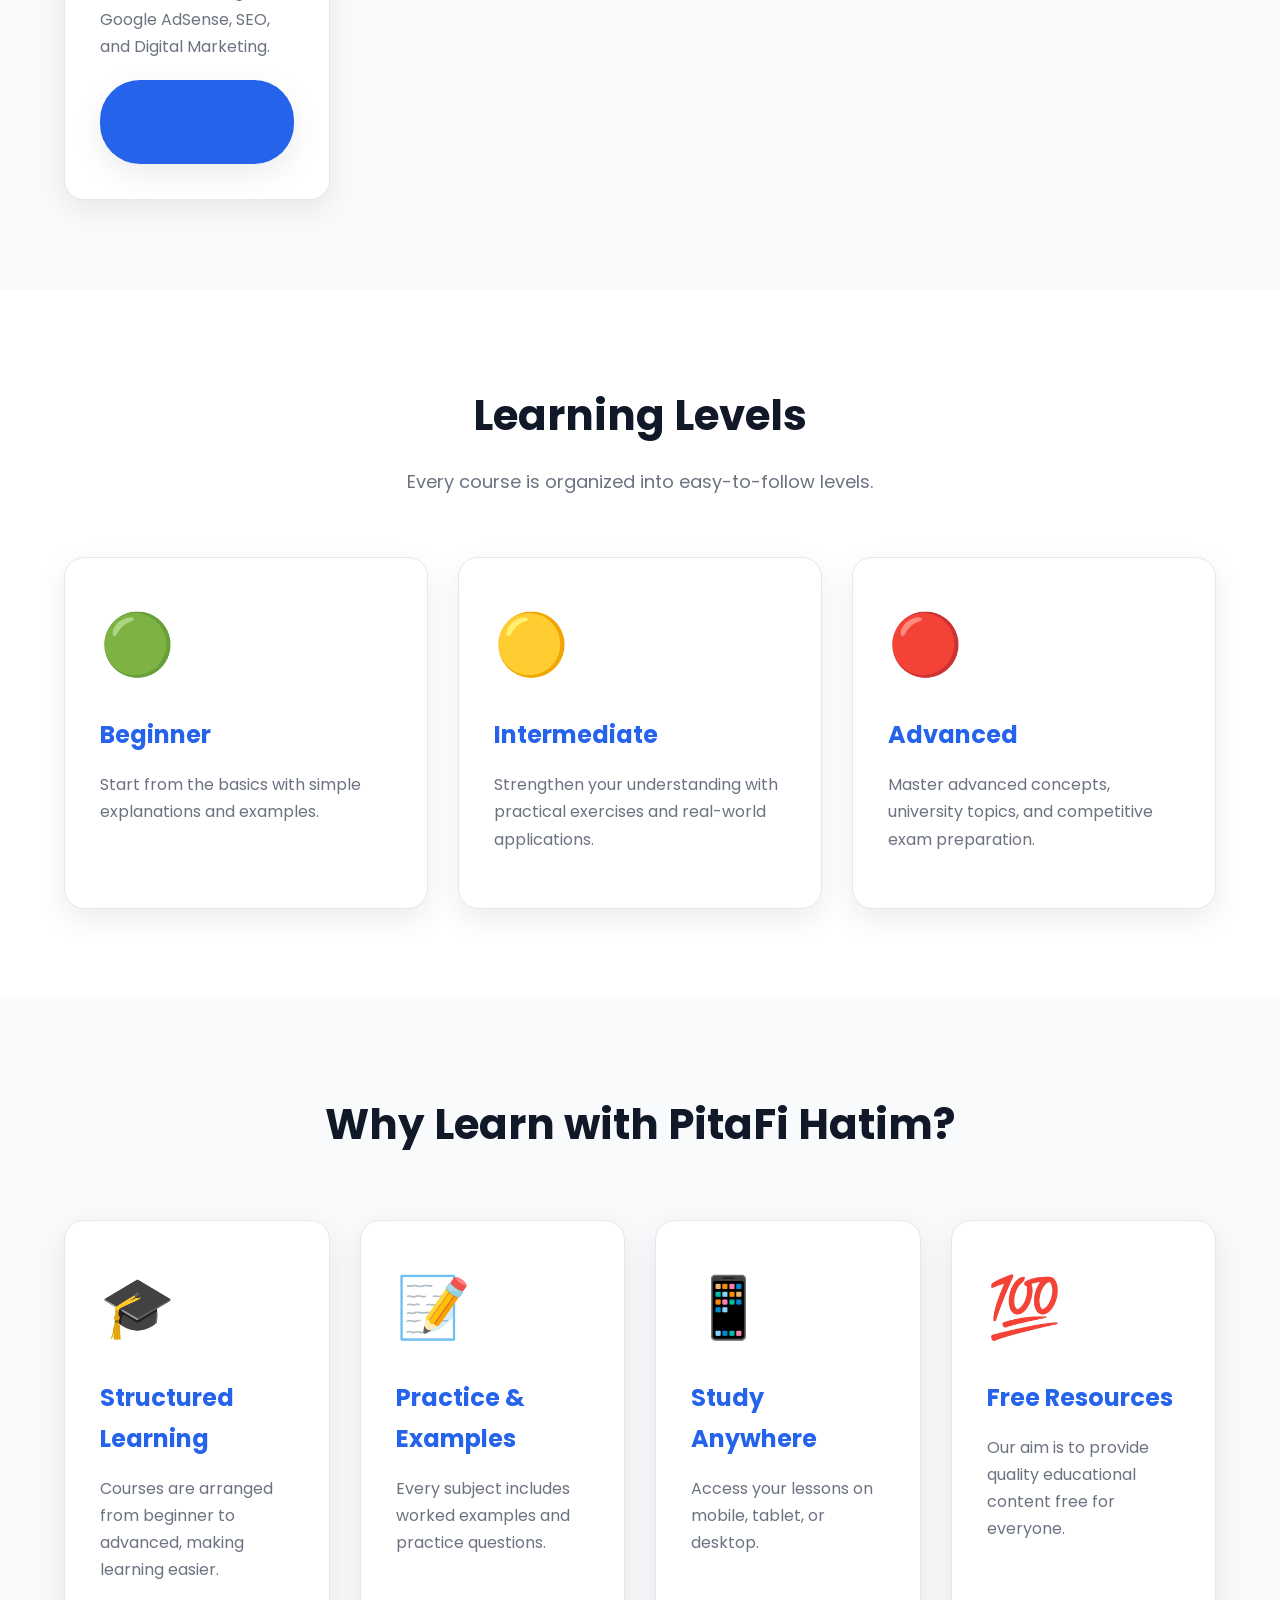
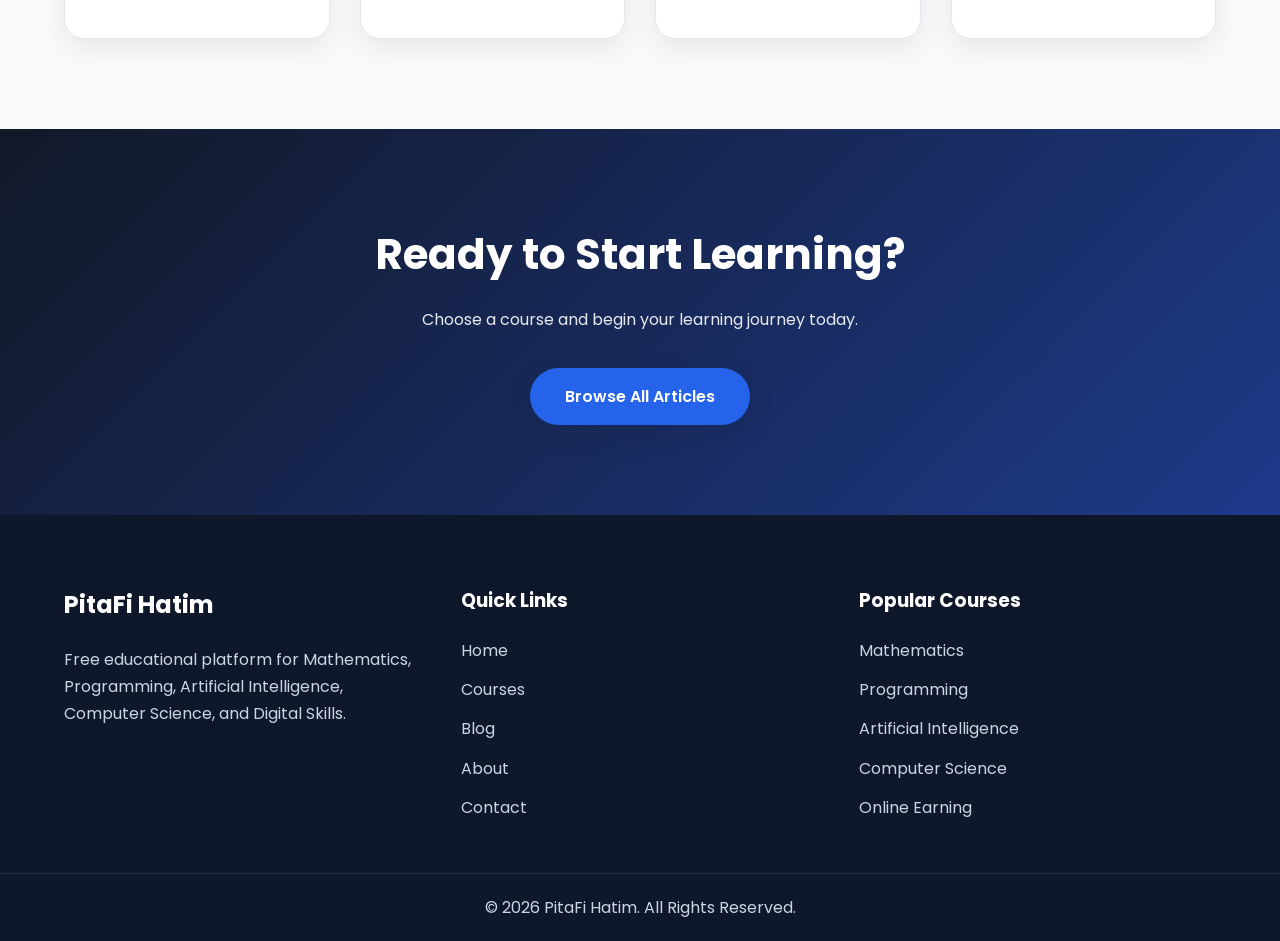
<file: courses.html>
<!DOCTYPE html>
<html lang="en">

<head>
  <meta name="google-adsense-account" content="ca-pub-9768741628456974">
  <script async src="https://pagead2.googlesyndication.com/pagead/js/adsbygoogle.js?client=ca-pub-9768741628456974"
     crossorigin="anonymous"></script>

<meta charset="UTF-8">

<meta name="viewport" content="width=device-width, initial-scale=1.0">

<title>Courses | PitaFi Hatim</title>

<meta name="description" content="Browse free courses in Mathematics, Programming, Artificial Intelligence, Computer Science and Online Earning.">

<link rel="stylesheet" href="css/style.css">

<link href="https://fonts.googleapis.com/css2?family=Poppins:wght@300;400;500;600;700&display=swap" rel="stylesheet">

</head>

<body>

<header class="header">

<div class="container">

<a href="index.html" class="brand">

<img src="images/logo.png" alt="PitaFi Hatim Logo">

<span>PitaFi Hatim</span>

</a>

<nav id="navbar">

<ul>

<li><a href="index.html">🏠 Home</a></li>

<li><a class="active" href="courses.html">📚 Courses</a></li>

<li><a href="blog.html">📝 Blog</a></li>

<li><a href="about.html">👤 About</a></li>

<li><a href="contact.html">📞 Contact</a></li>

<li><a href="search.html">🔍 Search</a></li>

</ul>

</nav>

</div>

</header>

<section class="hero">

<div class="container">

<p class="tag">

START LEARNING TODAY

</p>

<h1>

Explore Our Courses

</h1>

<p>

Choose a subject and learn step by step through easy explanations, solved examples, and practical exercises.

</p>

</div>

</section>

<section class="section">

<div class="container">

<div class="section-title">

<h2>

Available Learning Paths

</h2>

<p>

Select a category below.

</p>

</div>

<div class="cards">

<div class="card">

<div class="icon">📐</div>

<h3>Mathematics</h3>

<p>

Algebra, Calculus, Geometry, Statistics, Linear Algebra and Differential Equations.

</p>

<a href="posts/mathematics/index.html" class="btn">

Start Learning →

</a>

</div>

<div class="card">

<div class="icon">💻</div>

<h3>Programming</h3>

<p>

HTML, CSS, JavaScript, Python, C++, Git and Web Development.

</p>

<a href="posts/programming/index.html" class="btn">

Start Learning →

</a>

</div>

<div class="card">

<div class="icon">🤖</div>

<h3>Artificial Intelligence</h3>

<p>

AI Basics, Machine Learning, Prompt Engineering and ChatGPT.

</p>

<a href="posts/ai/index.html" class="btn">

Start Learning →

</a>

</div>

  <div class="card">

<div class="icon">🖥️</div>

<h3>Computer Science</h3>

<p>

Operating Systems, Database Management Systems (DBMS), Computer Networks, Data Structures, Algorithms, and Software Engineering.

</p>

<a href="posts/computer-science/index.html" class="btn">

Start Learning →

</a>

</div>

<div class="card">

<div class="icon">💰</div>

<h3>Online Earning</h3>

<p>

Blogging, Freelancing, Affiliate Marketing, Google AdSense, SEO, and Digital Marketing.

</p>

<a href="posts/online-earning/index.html" class="btn">

Start Learning →

</a>

</div>

</div>

</div>

</section>

<section class="section light">

<div class="container">

<div class="section-title">

<h2>Learning Levels</h2>

<p>

Every course is organized into easy-to-follow levels.

</p>

</div>

<div class="cards">

<div class="card">

<div class="icon">🟢</div>

<h3>Beginner</h3>

<p>

Start from the basics with simple explanations and examples.

</p>

</div>

<div class="card">

<div class="icon">🟡</div>

<h3>Intermediate</h3>

<p>

Strengthen your understanding with practical exercises and real-world applications.

</p>

</div>

<div class="card">

<div class="icon">🔴</div>

<h3>Advanced</h3>

<p>

Master advanced concepts, university topics, and competitive exam preparation.

</p>

</div>

</div>

</div>

</section>

<section class="section">

<div class="container">

<div class="section-title">

<h2>Why Learn with PitaFi Hatim?</h2>

</div>

<div class="cards">

<div class="card">

<div class="icon">🎓</div>

<h3>Structured Learning</h3>

<p>

Courses are arranged from beginner to advanced, making learning easier.

</p>

</div>

<div class="card">

<div class="icon">📝</div>

<h3>Practice & Examples</h3>

<p>

Every subject includes worked examples and practice questions.

</p>

</div>

<div class="card">

<div class="icon">📱</div>

<h3>Study Anywhere</h3>

<p>

Access your lessons on mobile, tablet, or desktop.

</p>

</div>

<div class="card">

<div class="icon">💯</div>

<h3>Free Resources</h3>

<p>

Our aim is to provide quality educational content free for everyone.

</p>

</div>

</div>

</div>

</section>

<section class="newsletter">

<div class="container">

<h2>Ready to Start Learning?</h2>

<p>

Choose a course and begin your learning journey today.

</p>

<a href="blog.html" class="btn">

Browse All Articles

</a>

</div>

</section>

<footer>

<div class="container footer-grid">

<div>

<h2>PitaFi Hatim</h2>

<p>

Free educational platform for Mathematics, Programming, Artificial Intelligence, Computer Science, and Digital Skills.

</p>

</div>

<div>

<h3>Quick Links</h3>

<ul>

<li><a href="index.html">Home</a></li>

<li><a href="courses.html">Courses</a></li>

<li><a href="blog.html">Blog</a></li>

<li><a href="about.html">About</a></li>

<li><a href="contact.html">Contact</a></li>

</ul>

</div>

<div>

<h3>Popular Courses</h3>

<ul>

<li><a href="posts/mathematics/index.html">Mathematics</a></li>

<li><a href="posts/programming/index.html">Programming</a></li>

<li><a href="posts/ai/index.html">Artificial Intelligence</a></li>

<li><a href="posts/computer-science/index.html">Computer Science</a></li>

<li><a href="posts/online-earning/index.html">Online Earning</a></li>

</ul>

</div>

</div>

<div class="copyright">

<p>

© <span id="year"></span> PitaFi Hatim. All Rights Reserved.

</p>

</div>

</footer>

<button id="scrollTop">↑</button>

<script src="js/script.js"></script>

</body>

</html>
</file>
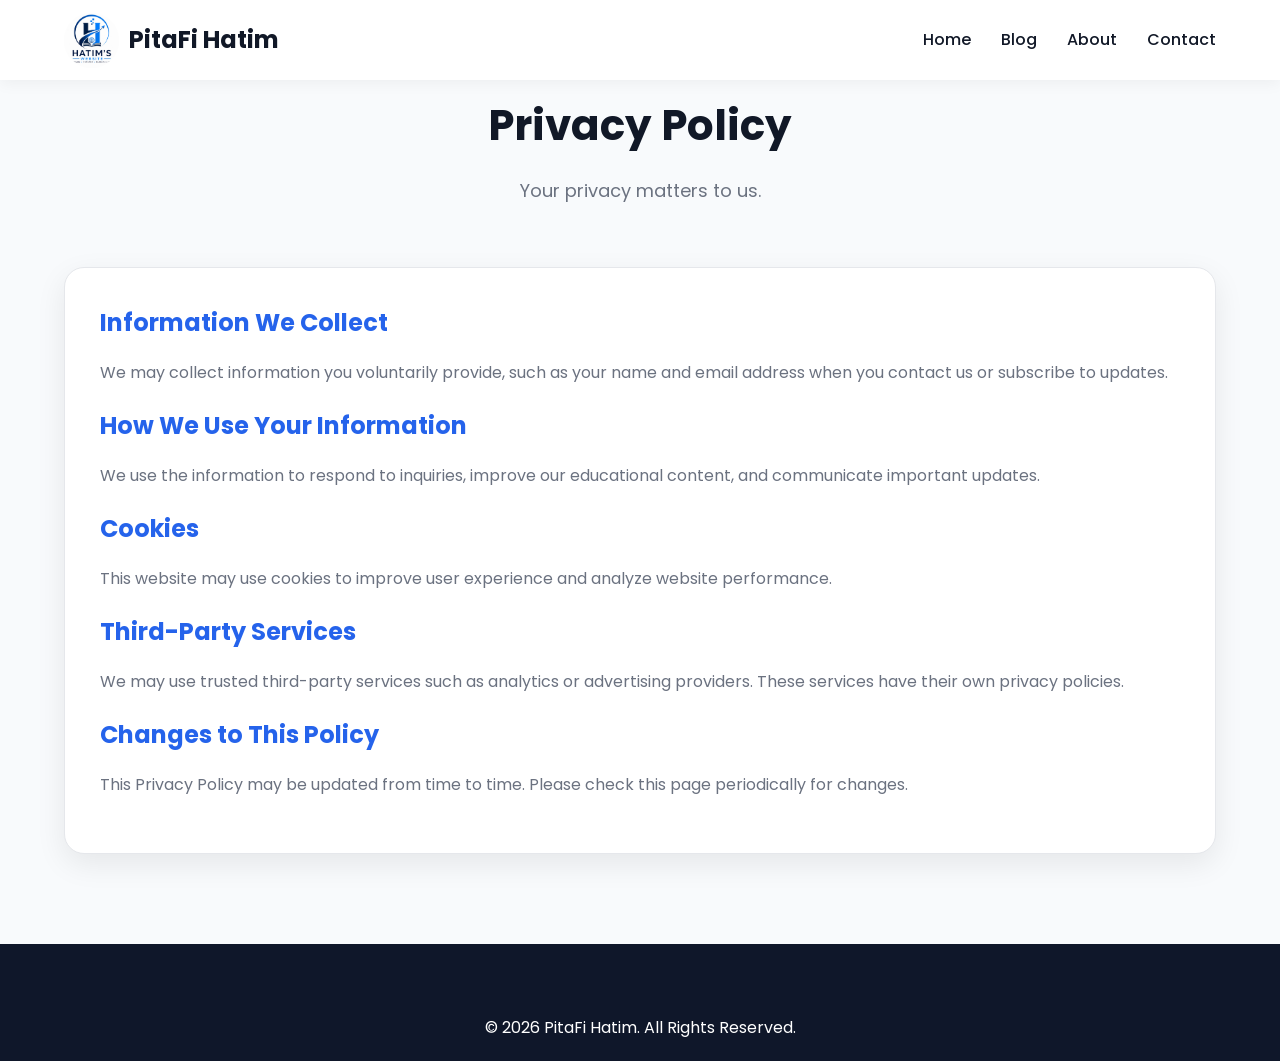
<file: privacy.html>
<!DOCTYPE html>
<html lang="en">
<head>
  <meta name="google-adsense-account" content="ca-pub-9768741628456974">
  <script async src="https://pagead2.googlesyndication.com/pagead/js/adsbygoogle.js?client=ca-pub-9768741628456974"
     crossorigin="anonymous"></script>
<meta charset="UTF-8">
<meta name="viewport" content="width=device-width, initial-scale=1.0">
<title>Privacy Policy | PitaFi Hatim</title>

<link rel="stylesheet" href="css/style.css">

<link href="https://fonts.googleapis.com/css2?family=Poppins:wght@300;400;500;600;700&display=swap" rel="stylesheet">
</head>

<body>

<header class="header">

<div class="container">

<a href="index.html" class="brand">

<img src="images/logo.png" alt="Logo">

<span>PitaFi Hatim</span>

</a>

<nav>

<ul>

<li><a href="index.html">Home</a></li>
<li><a href="blog.html">Blog</a></li>
<li><a href="about.html">About</a></li>
<li><a href="contact.html">Contact</a></li>

</ul>

</nav>

</div>

</header>

<section class="section">

<div class="container">

<div class="section-title">

<h2>Privacy Policy</h2>

<p>Your privacy matters to us.</p>

</div>

<div class="card">

<h3>Information We Collect</h3>

<p>
We may collect information you voluntarily provide, such as your name and email address when you contact us or subscribe to updates.
</p>

<h3>How We Use Your Information</h3>

<p>
We use the information to respond to inquiries, improve our educational content, and communicate important updates.
</p>

<h3>Cookies</h3>

<p>
This website may use cookies to improve user experience and analyze website performance.
</p>

<h3>Third-Party Services</h3>

<p>
We may use trusted third-party services such as analytics or advertising providers. These services have their own privacy policies.
</p>

<h3>Changes to This Policy</h3>

<p>
This Privacy Policy may be updated from time to time. Please check this page periodically for changes.
</p>

</div>

</div>

</section>

<footer>

<div class="container">

<p style="text-align:center;">

© 2026 PitaFi Hatim. All Rights Reserved.

</p>

</div>

</footer>

<script src="js/script.js"></script>

</body>

</html>
</file>
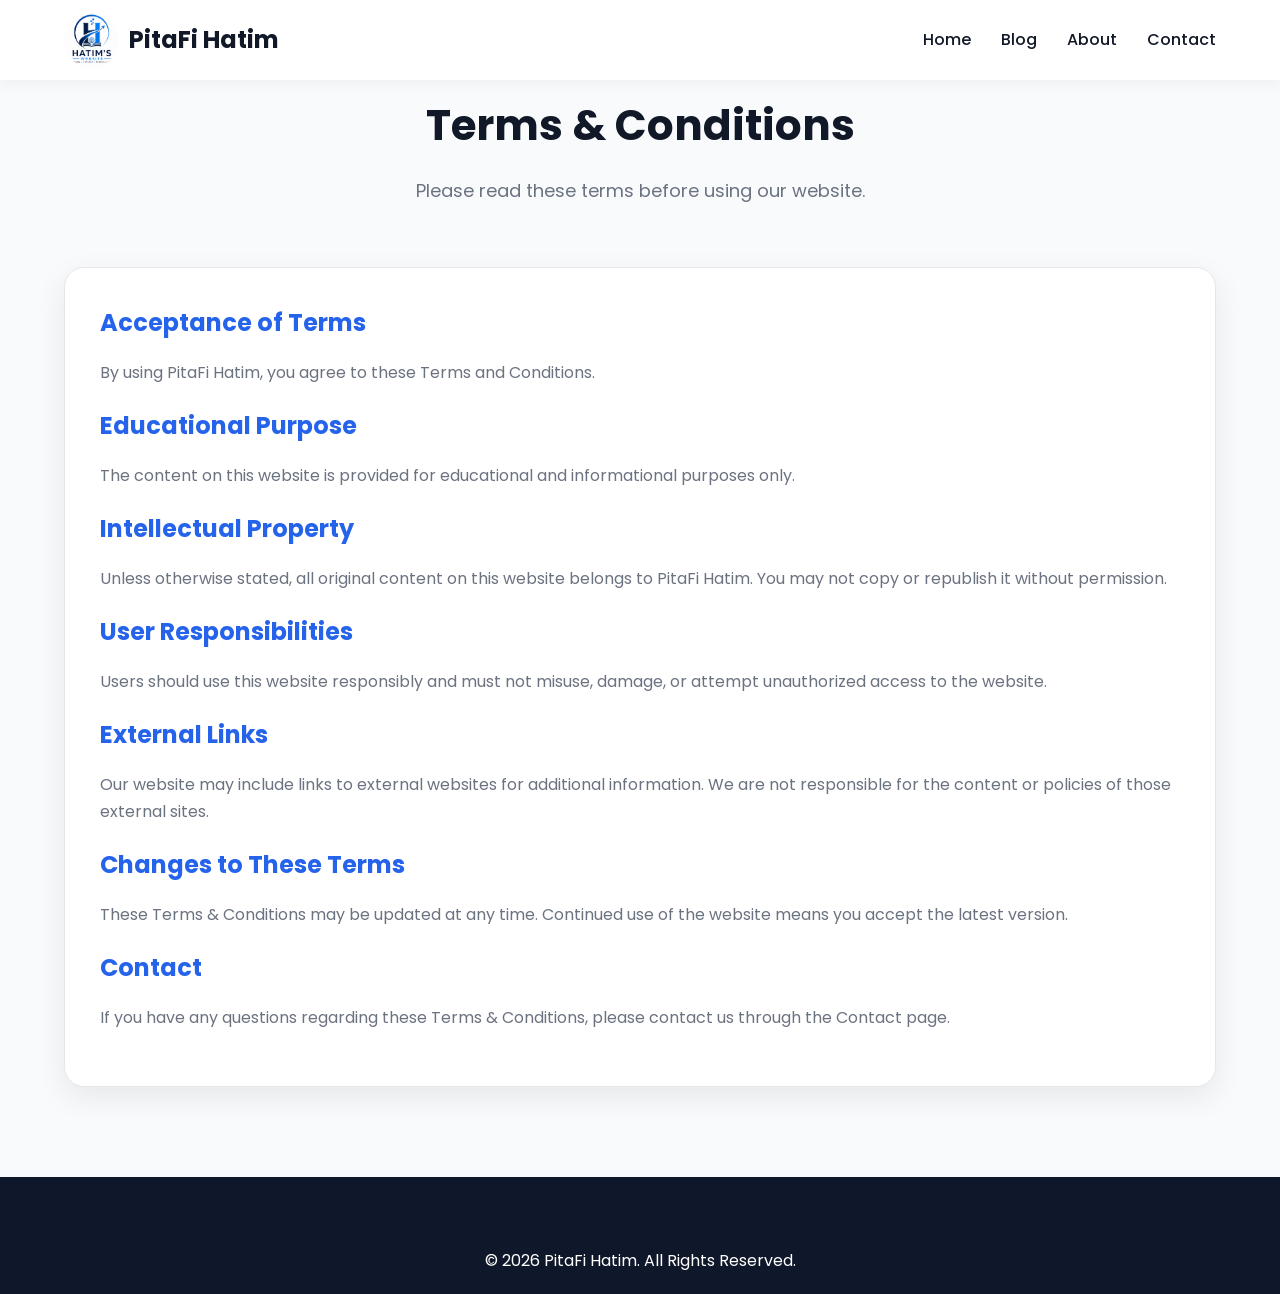
<file: terms.html>
<!DOCTYPE html>
<html lang="en">

<head>
     <meta name="google-adsense-account" content="ca-pub-9768741628456974">
<script async src="https://pagead2.googlesyndication.com/pagead/js/adsbygoogle.js?client=ca-pub-9768741628456974"
     crossorigin="anonymous"></script>
<meta charset="UTF-8">

<meta name="viewport" content="width=device-width, initial-scale=1.0">

<title>Terms & Conditions | PitaFi Hatim</title>

<link rel="stylesheet" href="css/style.css">

<link href="https://fonts.googleapis.com/css2?family=Poppins:wght@300;400;500;600;700&display=swap" rel="stylesheet">

</head>

<body>

<header class="header">

<div class="container">

<a href="index.html" class="brand">

<img src="images/logo.png" alt="Logo">

<span>PitaFi Hatim</span>

</a>

<nav>

<ul>

<li><a href="index.html">Home</a></li>

<li><a href="blog.html">Blog</a></li>

<li><a href="about.html">About</a></li>

<li><a href="contact.html">Contact</a></li>

</ul>

</nav>

</div>

</header>

<section class="section">

<div class="container">

<div class="section-title">

<h2>Terms & Conditions</h2>

<p>Please read these terms before using our website.</p>

</div>

<div class="card">

<h3>Acceptance of Terms</h3>

<p>

By using PitaFi Hatim, you agree to these Terms and Conditions.

</p>

<h3>Educational Purpose</h3>

<p>

The content on this website is provided for educational and informational purposes only.

</p>

<h3>Intellectual Property</h3>

<p>

Unless otherwise stated, all original content on this website belongs to PitaFi Hatim. You may not copy or republish it without permission.

</p>

<h3>User Responsibilities</h3>

<p>

Users should use this website responsibly and must not misuse, damage, or attempt unauthorized access to the website.

</p>

<h3>External Links</h3>

<p>

Our website may include links to external websites for additional information. We are not responsible for the content or policies of those external sites.

</p>

<h3>Changes to These Terms</h3>

<p>

These Terms & Conditions may be updated at any time. Continued use of the website means you accept the latest version.

</p>

<h3>Contact</h3>

<p>

If you have any questions regarding these Terms & Conditions, please contact us through the Contact page.

</p>

</div>

</div>

</section>

<footer>

<div class="container">

<p style="text-align:center;">

© 2026 PitaFi Hatim. All Rights Reserved.

</p>

</div>

</footer>

<script src="js/script.js"></script>

</body>

</html>
</file>
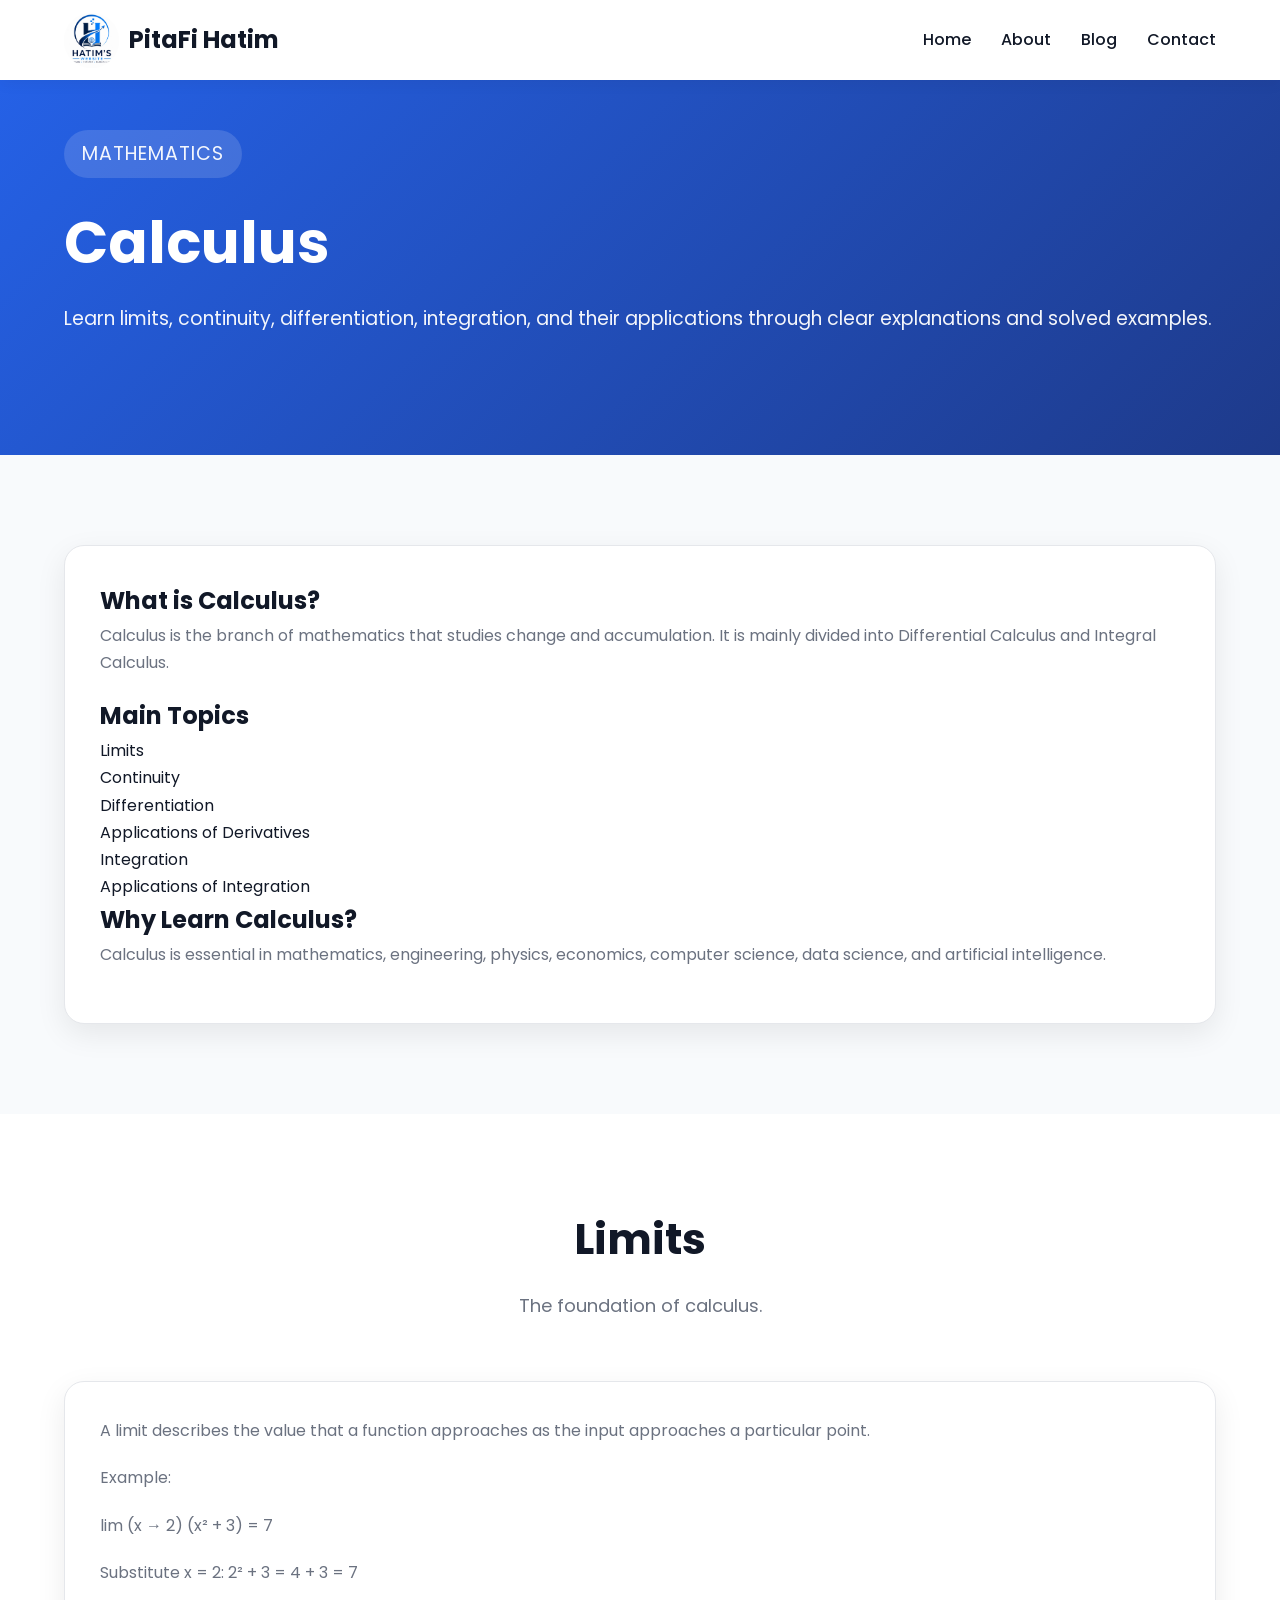
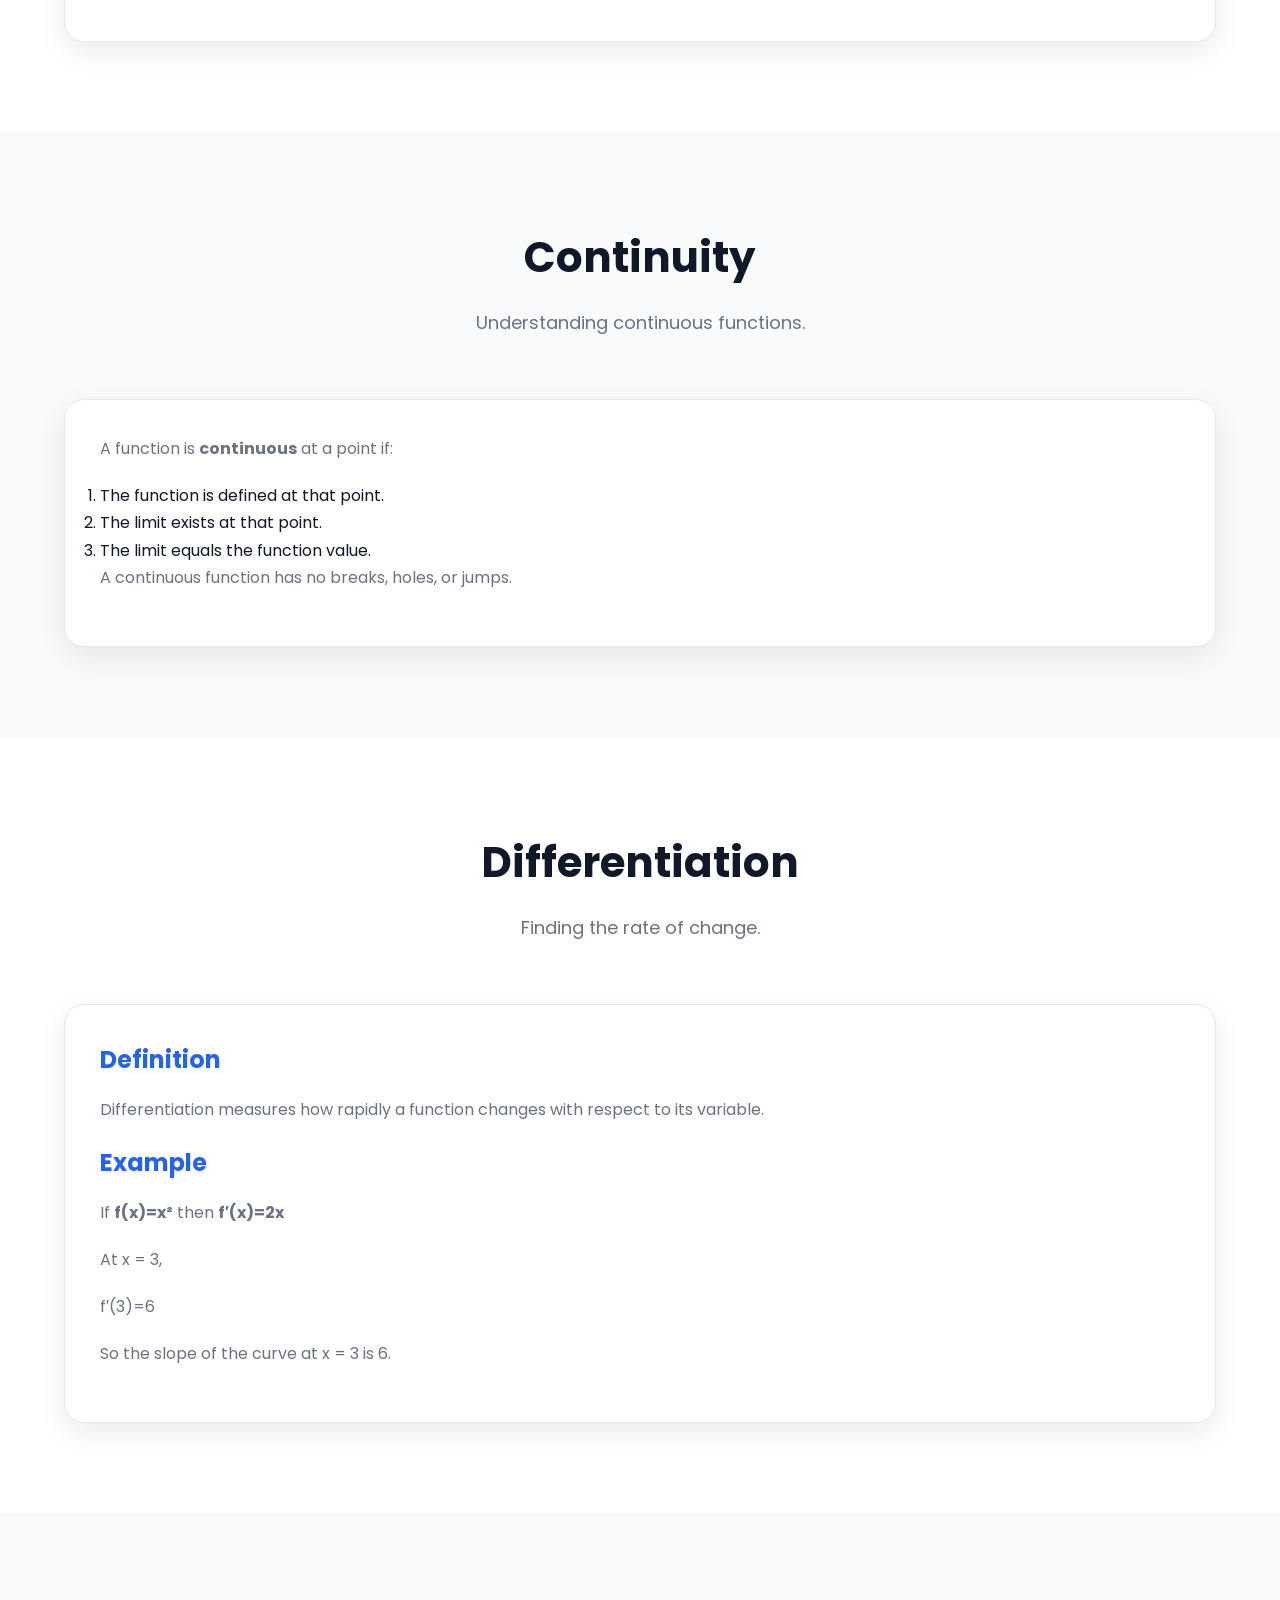
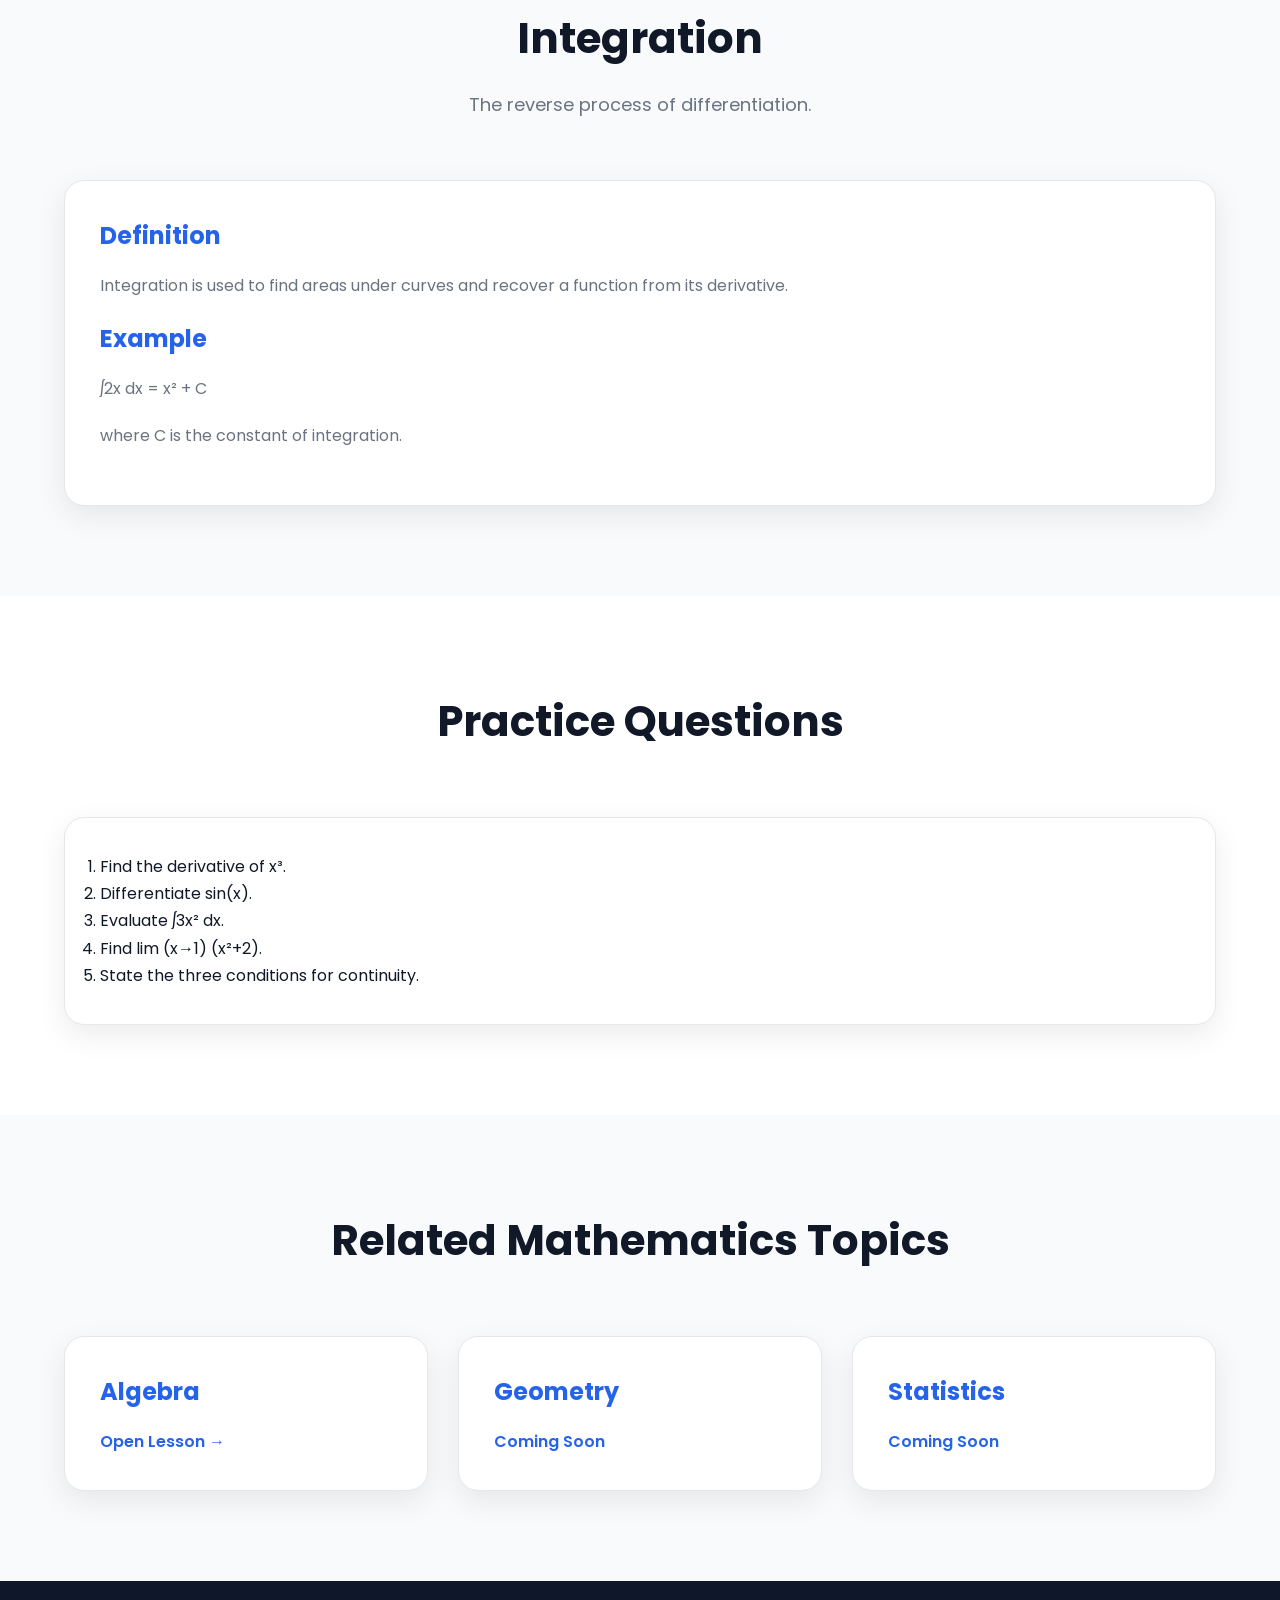
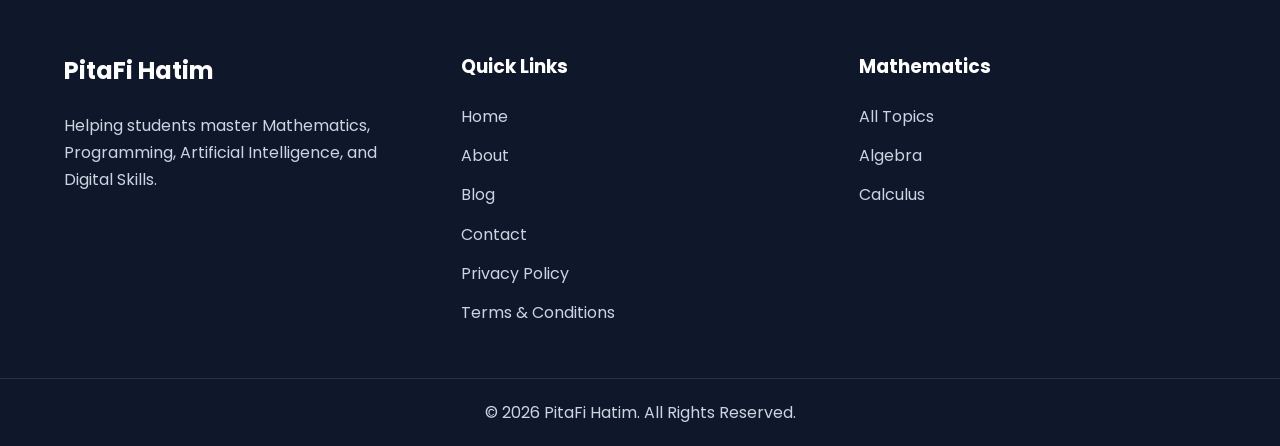
<file: posts/mathematics/calculus.html>
<!DOCTYPE html>
<html lang="en">

<head>
     <meta name="google-adsense-account" content="ca-pub-9768741628456974">
<script async src="https://pagead2.googlesyndication.com/pagead/js/adsbygoogle.js?client=ca-pub-9768741628456974"
     crossorigin="anonymous"></script>
<meta charset="UTF-8">

<meta name="viewport" content="width=device-width, initial-scale=1.0">

<title>Calculus | PitaFi Hatim</title>

<meta name="description" content="Learn Calculus from basics to advanced concepts with solved examples.">

<link rel="stylesheet" href="../../css/style.css">

<link href="https://fonts.googleapis.com/css2?family=Poppins:wght@300;400;500;600;700&display=swap" rel="stylesheet">

</head>

<body>

<header class="header">

<div class="container">

<a href="../../index.html" class="brand">

<img src="../../images/logo.png" alt="PitaFi Hatim Logo">

<span>PitaFi Hatim</span>

</a>

<nav id="navbar">

<ul>

<li><a href="../../index.html">Home</a></li>

<li><a href="../../about.html">About</a></li>

<li><a href="../../blog.html">Blog</a></li>

<li><a href="../../contact.html">Contact</a></li>

</ul>

</nav>

</div>

</header>

<section class="hero">

<div class="container">

<p class="tag">MATHEMATICS</p>

<h1>Calculus</h1>

<p>

Learn limits, continuity, differentiation, integration, and their applications through clear explanations and solved examples.

</p>

</div>

</section>

<section class="section">

<div class="container">

<div class="card">

<h2>What is Calculus?</h2>

<p>

Calculus is the branch of mathematics that studies change and accumulation. It is mainly divided into Differential Calculus and Integral Calculus.

</p>

<h2>Main Topics</h2>

<ul>

<li>Limits</li>

<li>Continuity</li>

<li>Differentiation</li>

<li>Applications of Derivatives</li>

<li>Integration</li>

<li>Applications of Integration</li>

</ul>

<h2>Why Learn Calculus?</h2>

<p>

Calculus is essential in mathematics, engineering, physics, economics, computer science, data science, and artificial intelligence.

</p>

</div>

</div>

</section>

<section class="section light">

<div class="container">

<div class="section-title">

<h2>Limits</h2>

<p>The foundation of calculus.</p>

</div>

<div class="card">

<p>

A limit describes the value that a function approaches as the input approaches a particular point.

</p>

<p>

Example:

</p>

<p>

lim (x → 2) (x² + 3) = 7

</p>

<p>

Substitute x = 2:

2² + 3 = 4 + 3 = 7

</p>

</div>

</div>

</section>

  <section class="section">

<div class="container">

<div class="section-title">

<h2>Continuity</h2>

<p>Understanding continuous functions.</p>

</div>

<div class="card">

<p>

A function is <strong>continuous</strong> at a point if:

</p>

<ol>

<li>The function is defined at that point.</li>

<li>The limit exists at that point.</li>

<li>The limit equals the function value.</li>

</ol>

<p>

A continuous function has no breaks, holes, or jumps.

</p>

</div>

</div>

</section>

<section class="section light">

<div class="container">

<div class="section-title">

<h2>Differentiation</h2>

<p>Finding the rate of change.</p>

</div>

<div class="card">

<h3>Definition</h3>

<p>

Differentiation measures how rapidly a function changes with respect to its variable.

</p>

<h3>Example</h3>

<p>

If

<strong>f(x)=x²</strong>

then

<strong>f′(x)=2x</strong>

</p>

<p>

At x = 3,

</p>

<p>

f′(3)=6

</p>

<p>

So the slope of the curve at x = 3 is 6.

</p>

</div>

</div>

</section>

<section class="section">

<div class="container">

<div class="section-title">

<h2>Integration</h2>

<p>The reverse process of differentiation.</p>

</div>

<div class="card">

<h3>Definition</h3>

<p>

Integration is used to find areas under curves and recover a function from its derivative.

</p>

<h3>Example</h3>

<p>

∫2x dx = x² + C

</p>

<p>

where C is the constant of integration.

</p>

</div>

</div>

</section>

<section class="section light">

<div class="container">

<div class="section-title">

<h2>Practice Questions</h2>

</div>

<div class="card">

<ol>

<li>Find the derivative of x³.</li>

<li>Differentiate sin(x).</li>

<li>Evaluate ∫3x² dx.</li>

<li>Find lim (x→1) (x²+2).</li>

<li>State the three conditions for continuity.</li>

</ol>

</div>

</div>

</section>

<section class="section">

<div class="container">

<div class="section-title">

<h2>Related Mathematics Topics</h2>

</div>

<div class="cards">

<div class="card">

<h3>Algebra</h3>

<a href="algebra.html">Open Lesson →</a>

</div>

<div class="card">

<h3>Geometry</h3>

<a href="geometry.html">Coming Soon</a>

</div>

<div class="card">

<h3>Statistics</h3>

<a href="statistics.html">Coming Soon</a>

</div>

</div>

</div>

</section>

<footer>

<div class="container footer-grid">

<div>

<h2>PitaFi Hatim</h2>

<p>

Helping students master Mathematics, Programming, Artificial Intelligence, and Digital Skills.

</p>

</div>

<div>

<h3>Quick Links</h3>

<ul>

<li><a href="../../index.html">Home</a></li>

<li><a href="../../about.html">About</a></li>

<li><a href="../../blog.html">Blog</a></li>

<li><a href="../../contact.html">Contact</a></li>

<li><a href="../../privacy.html">Privacy Policy</a></li>

<li><a href="../../terms.html">Terms & Conditions</a></li>

</ul>

</div>

<div>

<h3>Mathematics</h3>

<ul>

<li><a href="index.html">All Topics</a></li>

<li><a href="algebra.html">Algebra</a></li>

<li><a href="calculus.html">Calculus</a></li>

</ul>

</div>

</div>

<div class="copyright">

<p>

© <span id="year"></span> PitaFi Hatim. All Rights Reserved.

</p>

</div>

</footer>

<button id="scrollTop">↑</button>

<script src="../../js/script.js"></script>

</body>

</html>
</file>
<file: style.css>
/* ==========================
   PITAFI HATIM v2.0
   Professional CSS
========================== */

/* Google Font */

@import url('https://fonts.googleapis.com/css2?family=Poppins:wght@300;400;500;600;700;800&display=swap');

/* Reset */

*{
margin:0;
padding:0;
box-sizing:border-box;
}

/* Variables */

:root{

--primary:#2563EB;
--secondary:#1E40AF;
--dark:#111827;
--light:#F8FAFC;
--white:#ffffff;
--gray:#6B7280;
--border:#E5E7EB;

--radius:15px;

--shadow:0 10px 30px rgba(0,0,0,.08);

--transition:.3s;

}

/* Body */

body{

font-family:'Poppins',sans-serif;

background:var(--light);

color:var(--dark);

line-height:1.7;

overflow-x:hidden;

}

/* Images */

img{

max-width:100%;

display:block;

}

/* Links */

a{

text-decoration:none;

transition:var(--transition);

}

/* List */

ul{

list-style:none;

}

/* Container */

.container{

width:90%;

max-width:1200px;

margin:auto;

}

/* Buttons */

.btn{

display:inline-block;

padding:15px 35px;

background:var(--primary);

color:white;

border-radius:40px;

font-weight:600;

box-shadow:var(--shadow);

}

.btn:hover{

background:var(--secondary);

transform:translateY(-3px);

}

.btn-outline{

display:inline-block;

padding:15px 35px;

border:2px solid white;

color:white;

border-radius:40px;

margin-left:15px;

font-weight:600;

}

.btn-outline:hover{

background:white;

color:var(--primary);

}

/* Header */

.header{

position:fixed;

top:0;

left:0;

width:100%;

background:white;

box-shadow:0 3px 15px rgba(0,0,0,.05);

z-index:999;

}

.header .container{

display:flex;

align-items:center;

justify-content:space-between;

height:80px;

}

/* Logo */

.brand{

display:flex;

align-items:center;

gap:10px;

font-size:24px;

font-weight:700;

color:var(--dark);

}

.brand img{

width:55px;

height:55px;

border-radius:50%;

}

/* Navigation */

nav ul{

display:flex;

gap:30px;

}

nav ul li a{

color:var(--dark);

font-weight:500;

}

nav ul li a:hover{

color:var(--primary);

}

.active{

color:var(--primary);

}

/* Header Right */

.header-right{

display:flex;

align-items:center;

gap:10px;

}

/* Search */

.search{

padding:10px 18px;

border:1px solid var(--border);

border-radius:40px;

outline:none;

font-size:15px;

}

/* Theme Button */

#themeToggle{

width:45px;

height:45px;

border:none;

border-radius:50%;

background:var(--primary);

color:white;

cursor:pointer;

font-size:18px;

}

/* Mobile Menu */

#menuBtn{

display:none;

background:none;

border:none;

font-size:30px;

cursor:pointer;

}

/* Hero */

.hero{

padding-top:130px;

padding-bottom:90px;

background:linear-gradient(135deg,#2563EB,#1E3A8A);

color:white;

}

.hero-grid{

display:grid;

grid-template-columns:1fr 1fr;

align-items:center;

gap:60px;

}

.tag{

display:inline-block;

background:rgba(255,255,255,.15);

padding:8px 18px;

border-radius:30px;

margin-bottom:25px;

font-size:14px;

letter-spacing:1px;

}

.hero h1{

font-size:58px;

line-height:1.2;

margin-bottom:25px;

}

.hero p{

font-size:19px;

margin-bottom:30px;

opacity:.95;

}

.hero-buttons{

margin-bottom:40px;

}

.hero-stats{

display:flex;

gap:45px;

}

.hero-stats h2{

font-size:34px;

}

.hero-stats span{

font-size:14px;

opacity:.8;

}

.hero-image img{

width:100%;

animation:float 4s ease-in-out infinite;

}

/* Floating Animation */

@keyframes float{

0%{

transform:translateY(0);

}

50%{

transform:translateY(-15px);

}

100%{

transform:translateY(0);

}

}

/* ==========================
   SECTION
========================== */

.section{

padding:90px 0;

}

.light{

background:#ffffff;

}

.section-title{

text-align:center;

margin-bottom:60px;

}

.section-title h2{

font-size:42px;

margin-bottom:15px;

color:var(--dark);

}

.section-title p{

font-size:18px;

color:var(--gray);

}

/* ==========================
   CATEGORY CARDS
========================== */

.cards{

display:grid;

grid-template-columns:repeat(auto-fit,minmax(260px,1fr));

gap:30px;

}

.card{

background:white;

padding:35px;

border-radius:20px;

box-shadow:var(--shadow);

transition:0.35s;

border:1px solid var(--border);

}

.card:hover{

transform:translateY(-10px);

box-shadow:0 20px 40px rgba(0,0,0,.12);

}

.card .icon{

font-size:60px;

margin-bottom:20px;

}

.card h3{

font-size:24px;

margin-bottom:15px;

color:var(--primary);

}

.card p{

color:var(--gray);

margin-bottom:20px;

}

.card a{

font-weight:600;

color:var(--primary);

}

/* ==========================
   FEATURED ARTICLES
========================== */

.article-grid{

display:grid;

grid-template-columns:repeat(auto-fit,minmax(320px,1fr));

gap:35px;

}

.article-card{

background:white;

border-radius:20px;

overflow:hidden;

box-shadow:var(--shadow);

transition:.35s;

}

.article-card:hover{

transform:translateY(-10px);

}

.article-card img{

width:100%;

height:220px;

object-fit:cover;

}

.article-content{

padding:25px;

}

.badge{

display:inline-block;

padding:8px 18px;

background:var(--primary);

color:white;

border-radius:30px;

font-size:13px;

margin-bottom:18px;

}

.article-content h3{

font-size:24px;

margin-bottom:15px;

}

.article-content p{

color:var(--gray);

margin-bottom:20px;

}

.read-more{

color:var(--primary);

font-weight:600;

}

/* ==========================
   WHY US
========================== */

.why-grid{

display:grid;

grid-template-columns:repeat(auto-fit,minmax(260px,1fr));

gap:30px;

}

.why-card{

background:white;

padding:35px;

text-align:center;

border-radius:20px;

box-shadow:var(--shadow);

transition:.3s;

}

.why-card:hover{

transform:translateY(-8px);

}

.why-card .icon{

font-size:55px;

margin-bottom:20px;

}

.why-card h3{

margin-bottom:15px;

color:var(--primary);

}

.why-card p{

color:var(--gray);

}

/* ==========================
   STATISTICS
========================== */

.statistics{

background:linear-gradient(135deg,#2563EB,#1E40AF);

padding:80px 0;

color:white;

}

.stats-grid{

display:grid;

grid-template-columns:repeat(auto-fit,minmax(220px,1fr));

gap:30px;

text-align:center;

}

.stat-box{

padding:30px;

}

.stat-box h2{

font-size:50px;

margin-bottom:10px;

}

.stat-box p{

font-size:18px;

opacity:.9;

}

/* ==========================
   TESTIMONIALS
========================== */

.testimonial-grid{

display:grid;

grid-template-columns:repeat(auto-fit,minmax(300px,1fr));

gap:30px;

}

.testimonial{

background:#fff;

padding:35px;

border-radius:20px;

box-shadow:var(--shadow);

transition:.3s;

}

.testimonial:hover{

transform:translateY(-8px);

}

.testimonial p{

font-style:italic;

color:var(--gray);

margin-bottom:20px;

}

.testimonial h4{

color:var(--primary);

}

/* ==========================
   FOUNDER
========================== */

.founder{

display:grid;

grid-template-columns:300px 1fr;

align-items:center;

gap:60px;

}

.founder-image img{

width:100%;

border-radius:25px;

box-shadow:var(--shadow);

}

.founder-content h2{

font-size:40px;

margin-bottom:20px;

}

.founder-content p{

color:var(--gray);

margin-bottom:30px;

line-height:1.8;

}

/* ==========================
   NEWSLETTER
========================== */

.newsletter{

background:linear-gradient(135deg,#111827,#1E3A8A);

color:white;

padding:90px 0;

text-align:center;

}

.newsletter h2{

font-size:42px;

margin-bottom:15px;

}

.newsletter p{

opacity:.9;

margin-bottom:35px;

}

.newsletter-form{

display:flex;

justify-content:center;

flex-wrap:wrap;

gap:15px;

}

.newsletter-form input{

width:400px;

max-width:90%;

padding:18px;

border:none;

border-radius:50px;

font-size:16px;

outline:none;

}

.newsletter-form button{

padding:18px 35px;

border:none;

background:var(--primary);

color:white;

font-size:16px;

font-weight:600;

border-radius:50px;

cursor:pointer;

transition:.3s;

}

.newsletter-form button:hover{

background:var(--secondary);

}

/* ==========================
   CONTACT BANNER
========================== */

.contact-banner{

padding:90px 0;

text-align:center;

background:#F8FAFC;

}

.contact-banner h2{

font-size:40px;

margin-bottom:15px;

}

.contact-banner p{

margin-bottom:30px;

color:var(--gray);

}

/* ==========================
   FOOTER
========================== */

footer{

background:#0F172A;

color:white;

padding:70px 0 20px;

}

.footer-grid{

display:grid;

grid-template-columns:repeat(auto-fit,minmax(220px,1fr));

gap:40px;

margin-bottom:40px;

}

.footer-grid h2,
.footer-grid h3{

margin-bottom:20px;

}

.footer-grid p{

color:#CBD5E1;

}

.footer-grid ul li{

margin-bottom:12px;

}

.footer-grid a{

color:#CBD5E1;

}

.footer-grid a:hover{

color:white;

}

.social{

display:flex;

flex-direction:column;

gap:12px;

}

.copyright{

text-align:center;

border-top:1px solid rgba(255,255,255,.1);

padding-top:20px;

color:#CBD5E1;

}

/* ==========================
   SCROLL TO TOP
========================== */

#scrollTop{

position:fixed;

bottom:25px;

right:25px;

width:55px;

height:55px;

border:none;

border-radius:50%;

background:var(--primary);

color:white;

font-size:22px;

cursor:pointer;

display:none;

box-shadow:var(--shadow);

transition:.3s;

}

#scrollTop:hover{

background:var(--secondary);

}

/* ==========================
   DARK MODE
========================== */

body.dark{

background:#0F172A;

color:#F8FAFC;

}

body.dark .header{

background:#111827;

}

body.dark .brand,
body.dark nav ul li a{

color:white;

}

body.dark .card,
body.dark .article-card,
body.dark .testimonial,
body.dark .why-card{

background:#1E293B;

color:white;

border:none;

}

body.dark .section{

background:#0F172A;

}

body.dark .section-title h2{

color:white;

}

body.dark p{

color:#CBD5E1;

}

/* ==========================
   RESPONSIVE
========================== */

@media(max-width:992px){

.hero-grid,
.founder{

grid-template-columns:1fr;

text-align:center;

}

.hero h1{

font-size:42px;

}

.hero-stats{

justify-content:center;

}

.hero-buttons{

display:flex;

justify-content:center;

flex-wrap:wrap;

gap:15px;

}

.btn-outline{

margin-left:0;

}

}

@media(max-width:768px){

nav{

display:none;

}

#menuBtn{

display:block;

}

.header .container{

height:70px;

}

.search{

display:none;

}

.hero{

padding-top:120px;

}

.hero h1{

font-size:34px;

}

.section-title h2{

font-size:32px;

}

.newsletter h2{

font-size:32px;

}

.contact-banner h2{

font-size:32px;

}

}

@media(max-width:480px){

.hero h1{

font-size:28px;

}

.hero p{

font-size:16px;

}

.btn,
.btn-outline{

display:block;

width:100%;

text-align:center;

margin:10px 0;

}

.newsletter-form input{

width:100%;

}

.newsletter-form button{

width:100%;

}

}
</file>
<file: css/style.css>
/* ==========================
   PITAFI HATIM v2.0
   Professional CSS
========================== */

/* Google Font */

@import url('https://fonts.googleapis.com/css2?family=Poppins:wght@300;400;500;600;700;800&display=swap');

/* Reset */

*{
margin:0;
padding:0;
box-sizing:border-box;
}

/* Variables */

:root{

--primary:#2563EB;
--secondary:#1E40AF;
--dark:#111827;
--light:#F8FAFC;
--white:#ffffff;
--gray:#6B7280;
--border:#E5E7EB;

--radius:15px;

--shadow:0 10px 30px rgba(0,0,0,.08);

--transition:.3s;

}

/* Body */

body{

font-family:'Poppins',sans-serif;

background:var(--light);

color:var(--dark);

line-height:1.7;

overflow-x:hidden;

}

/* Images */

img{

max-width:100%;

display:block;

}

/* Links */

a{

text-decoration:none;

transition:var(--transition);

}

/* List */

ul{

list-style:none;

}

/* Container */

.container{

width:90%;

max-width:1200px;

margin:auto;

}

/* Buttons */

.btn{

display:inline-block;

padding:15px 35px;

background:var(--primary);

color:white;

border-radius:40px;

font-weight:600;

box-shadow:var(--shadow);

}

.btn:hover{

background:var(--secondary);

transform:translateY(-3px);

}

.btn-outline{

display:inline-block;

padding:15px 35px;

border:2px solid white;

color:white;

border-radius:40px;

margin-left:15px;

font-weight:600;

}

.btn-outline:hover{

background:white;

color:var(--primary);

}

/* Header */

.header{

position:fixed;

top:0;

left:0;

width:100%;

background:white;

box-shadow:0 3px 15px rgba(0,0,0,.05);

z-index:999;

}

.header .container{

display:flex;

align-items:center;

justify-content:space-between;

height:80px;

}

/* Logo */

.brand{

display:flex;

align-items:center;

gap:10px;

font-size:24px;

font-weight:700;

color:var(--dark);

}

.brand img{

width:55px;

height:55px;

border-radius:50%;

}

/* Navigation */

nav ul{

display:flex;

gap:30px;

}

nav ul li a{

color:var(--dark);

font-weight:500;

}

nav ul li a:hover{

color:var(--primary);

}

.active{

color:var(--primary);

}

/* Header Right */

.header-right{

display:flex;

align-items:center;

gap:10px;

}

/* Search */

.search{

padding:10px 18px;

border:1px solid var(--border);

border-radius:40px;

outline:none;

font-size:15px;

}

/* Theme Button */

#themeToggle{

width:45px;

height:45px;

border:none;

border-radius:50%;

background:var(--primary);

color:white;

cursor:pointer;

font-size:18px;

}

/* Mobile Menu */

#menuBtn{

display:none;

background:none;

border:none;

font-size:30px;

cursor:pointer;

}

/* Hero */

.hero{

padding-top:130px;

padding-bottom:90px;

background:linear-gradient(135deg,#2563EB,#1E3A8A);

color:white;

}

.hero-grid{

display:grid;

grid-template-columns:1fr 1fr;

align-items:center;

gap:60px;

}

.tag{

display:inline-block;

background:rgba(255,255,255,.15);

padding:8px 18px;

border-radius:30px;

margin-bottom:25px;

font-size:14px;

letter-spacing:1px;

}

.hero h1{

font-size:58px;

line-height:1.2;

margin-bottom:25px;

}

.hero p{

font-size:19px;

margin-bottom:30px;

opacity:.95;

}

.hero-buttons{

margin-bottom:40px;

}

.hero-stats{

display:flex;

gap:45px;

}

.hero-stats h2{

font-size:34px;

}

.hero-stats span{

font-size:14px;

opacity:.8;

}

.hero-image img{

width:100%;

animation:float 4s ease-in-out infinite;

}

/* Floating Animation */

@keyframes float{

0%{

transform:translateY(0);

}

50%{

transform:translateY(-15px);

}

100%{

transform:translateY(0);

}

}

/* ==========================
   SECTION
========================== */

.section{

padding:90px 0;

}

.light{

background:#ffffff;

}

.section-title{

text-align:center;

margin-bottom:60px;

}

.section-title h2{

font-size:42px;

margin-bottom:15px;

color:var(--dark);

}

.section-title p{

font-size:18px;

color:var(--gray);

}

/* ==========================
   CATEGORY CARDS
========================== */

.cards{

display:grid;

grid-template-columns:repeat(auto-fit,minmax(260px,1fr));

gap:30px;

}

.card{

background:white;

padding:35px;

border-radius:20px;

box-shadow:var(--shadow);

transition:0.35s;

border:1px solid var(--border);

}

.card:hover{

transform:translateY(-10px);

box-shadow:0 20px 40px rgba(0,0,0,.12);

}

.card .icon{

font-size:60px;

margin-bottom:20px;

}

.card h3{

font-size:24px;

margin-bottom:15px;

color:var(--primary);

}

.card p{

color:var(--gray);

margin-bottom:20px;

}

.card a{

font-weight:600;

color:var(--primary);

}

/* ==========================
   FEATURED ARTICLES
========================== */

.article-grid{

display:grid;

grid-template-columns:repeat(auto-fit,minmax(320px,1fr));

gap:35px;

}

.article-card{

background:white;

border-radius:20px;

overflow:hidden;

box-shadow:var(--shadow);

transition:.35s;

}

.article-card:hover{

transform:translateY(-10px);

}

.article-card img{

width:100%;

height:220px;

object-fit:cover;

}

.article-content{

padding:25px;

}

.badge{

display:inline-block;

padding:8px 18px;

background:var(--primary);

color:white;

border-radius:30px;

font-size:13px;

margin-bottom:18px;

}

.article-content h3{

font-size:24px;

margin-bottom:15px;

}

.article-content p{

color:var(--gray);

margin-bottom:20px;

}

.read-more{

color:var(--primary);

font-weight:600;

}

/* ==========================
   WHY US
========================== */

.why-grid{

display:grid;

grid-template-columns:repeat(auto-fit,minmax(260px,1fr));

gap:30px;

}

.why-card{

background:white;

padding:35px;

text-align:center;

border-radius:20px;

box-shadow:var(--shadow);

transition:.3s;

}

.why-card:hover{

transform:translateY(-8px);

}

.why-card .icon{

font-size:55px;

margin-bottom:20px;

}

.why-card h3{

margin-bottom:15px;

color:var(--primary);

}

.why-card p{

color:var(--gray);

}

/* ==========================
   STATISTICS
========================== */

.statistics{

background:linear-gradient(135deg,#2563EB,#1E40AF);

padding:80px 0;

color:white;

}

.stats-grid{

display:grid;

grid-template-columns:repeat(auto-fit,minmax(220px,1fr));

gap:30px;

text-align:center;

}

.stat-box{

padding:30px;

}

.stat-box h2{

font-size:50px;

margin-bottom:10px;

}

.stat-box p{

font-size:18px;

opacity:.9;

}

/* ==========================
   TESTIMONIALS
========================== */

.testimonial-grid{

display:grid;

grid-template-columns:repeat(auto-fit,minmax(300px,1fr));

gap:30px;

}

.testimonial{

background:#fff;

padding:35px;

border-radius:20px;

box-shadow:var(--shadow);

transition:.3s;

}

.testimonial:hover{

transform:translateY(-8px);

}

.testimonial p{

font-style:italic;

color:var(--gray);

margin-bottom:20px;

}

.testimonial h4{

color:var(--primary);

}

/* ==========================
   FOUNDER
========================== */

.founder{

display:grid;

grid-template-columns:300px 1fr;

align-items:center;

gap:60px;

}

.founder-image img{

width:100%;

border-radius:25px;

box-shadow:var(--shadow);

}

.founder-content h2{

font-size:40px;

margin-bottom:20px;

}

.founder-content p{

color:var(--gray);

margin-bottom:30px;

line-height:1.8;

}

/* ==========================
   NEWSLETTER
========================== */

.newsletter{

background:linear-gradient(135deg,#111827,#1E3A8A);

color:white;

padding:90px 0;

text-align:center;

}

.newsletter h2{

font-size:42px;

margin-bottom:15px;

}

.newsletter p{

opacity:.9;

margin-bottom:35px;

}

.newsletter-form{

display:flex;

justify-content:center;

flex-wrap:wrap;

gap:15px;

}

.newsletter-form input{

width:400px;

max-width:90%;

padding:18px;

border:none;

border-radius:50px;

font-size:16px;

outline:none;

}

.newsletter-form button{

padding:18px 35px;

border:none;

background:var(--primary);

color:white;

font-size:16px;

font-weight:600;

border-radius:50px;

cursor:pointer;

transition:.3s;

}

.newsletter-form button:hover{

background:var(--secondary);

}

/* ==========================
   CONTACT BANNER
========================== */

.contact-banner{

padding:90px 0;

text-align:center;

background:#F8FAFC;

}

.contact-banner h2{

font-size:40px;

margin-bottom:15px;

}

.contact-banner p{

margin-bottom:30px;

color:var(--gray);

}

/* ==========================
   FOOTER
========================== */

footer{

background:#0F172A;

color:white;

padding:70px 0 20px;

}

.footer-grid{

display:grid;

grid-template-columns:repeat(auto-fit,minmax(220px,1fr));

gap:40px;

margin-bottom:40px;

}

.footer-grid h2,
.footer-grid h3{

margin-bottom:20px;

}

.footer-grid p{

color:#CBD5E1;

}

.footer-grid ul li{

margin-bottom:12px;

}

.footer-grid a{

color:#CBD5E1;

}

.footer-grid a:hover{

color:white;

}

.social{

display:flex;

flex-direction:column;

gap:12px;

}

.copyright{

text-align:center;

border-top:1px solid rgba(255,255,255,.1);

padding-top:20px;

color:#CBD5E1;

}

/* ==========================
   SCROLL TO TOP
========================== */

#scrollTop{

position:fixed;

bottom:25px;

right:25px;

width:55px;

height:55px;

border:none;

border-radius:50%;

background:var(--primary);

color:white;

font-size:22px;

cursor:pointer;

display:none;

box-shadow:var(--shadow);

transition:.3s;

}

#scrollTop:hover{

background:var(--secondary);

}

/* ==========================
   DARK MODE
========================== */

body.dark{

background:#0F172A;

color:#F8FAFC;

}

body.dark .header{

background:#111827;

}

body.dark .brand,
body.dark nav ul li a{

color:white;

}

body.dark .card,
body.dark .article-card,
body.dark .testimonial,
body.dark .why-card{

background:#1E293B;

color:white;

border:none;

}

body.dark .section{

background:#0F172A;

}

body.dark .section-title h2{

color:white;

}

body.dark p{

color:#CBD5E1;

}

/* ==========================
   RESPONSIVE
========================== */

@media(max-width:992px){

.hero-grid,
.founder{

grid-template-columns:1fr;

text-align:center;

}

.hero h1{

font-size:42px;

}

.hero-stats{

justify-content:center;

}

.hero-buttons{

display:flex;

justify-content:center;

flex-wrap:wrap;

gap:15px;

}

.btn-outline{

margin-left:0;

}

}

@media(max-width:768px){

nav{

display:none;

}

#menuBtn{

display:block;

}

.header .container{

height:70px;

}

.search{

display:none;

}

.hero{

padding-top:120px;

}

.hero h1{

font-size:34px;

}

.section-title h2{

font-size:32px;

}

.newsletter h2{

font-size:32px;

}

.contact-banner h2{

font-size:32px;

}

}

@media(max-width:480px){

.hero h1{

font-size:28px;

}

.hero p{

font-size:16px;

}

.btn,
.btn-outline{

display:block;

width:100%;

text-align:center;

margin:10px 0;

}

.newsletter-form input{

width:100%;

}

.newsletter-form button{

width:100%;

}

}

/* Dropdown Menu */

.dropdown{

position:relative;

}

.dropdown-menu{

display:none;

position:absolute;

top:100%;

left:0;

min-width:230px;

background:#fff;

border-radius:10px;

box-shadow:0 8px 20px rgba(0,0,0,.15);

padding:10px 0;

z-index:999;

}

.dropdown-menu li{

list-style:none;

}

.dropdown-menu li a{

display:block;

padding:12px 20px;

text-decoration:none;

color:#333;

}

.dropdown-menu li a:hover{

background:#f3f3f3;

}

.dropdown:hover .dropdown-menu{

display:block;

}
</file>
